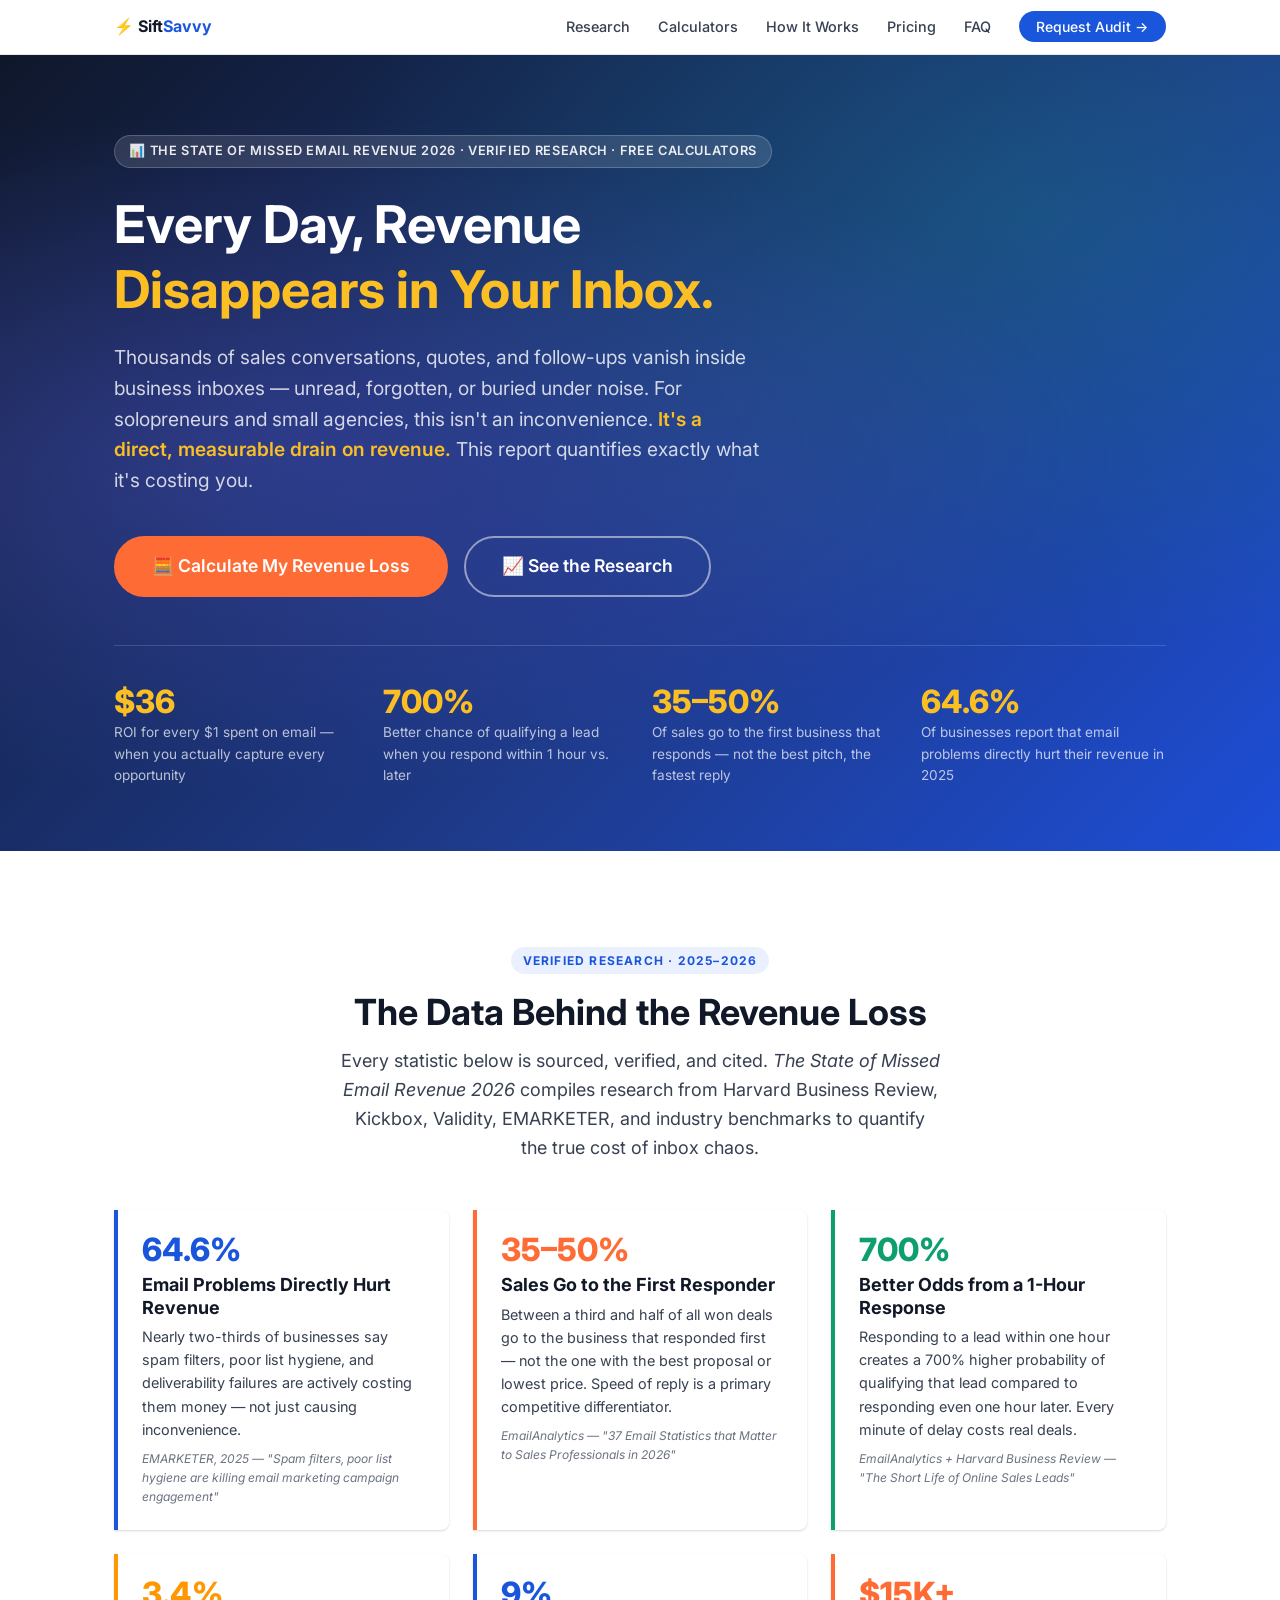
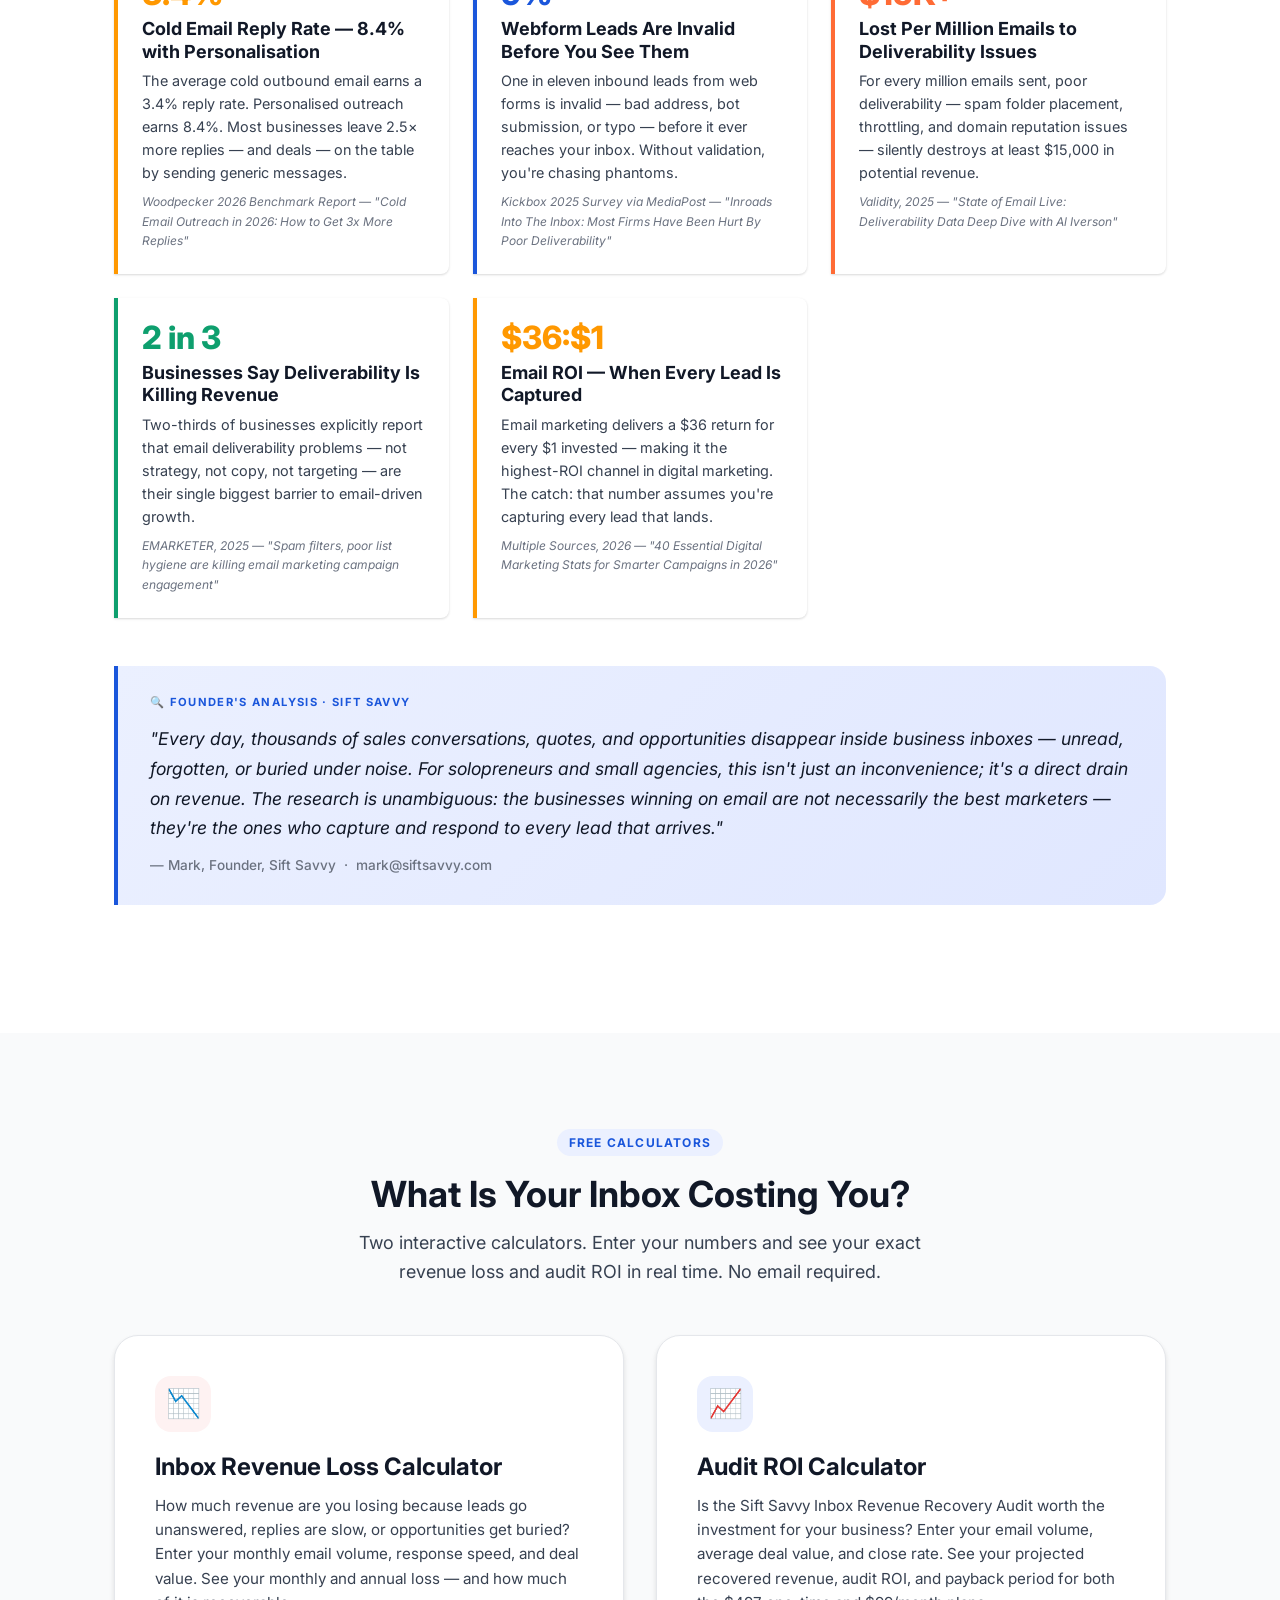
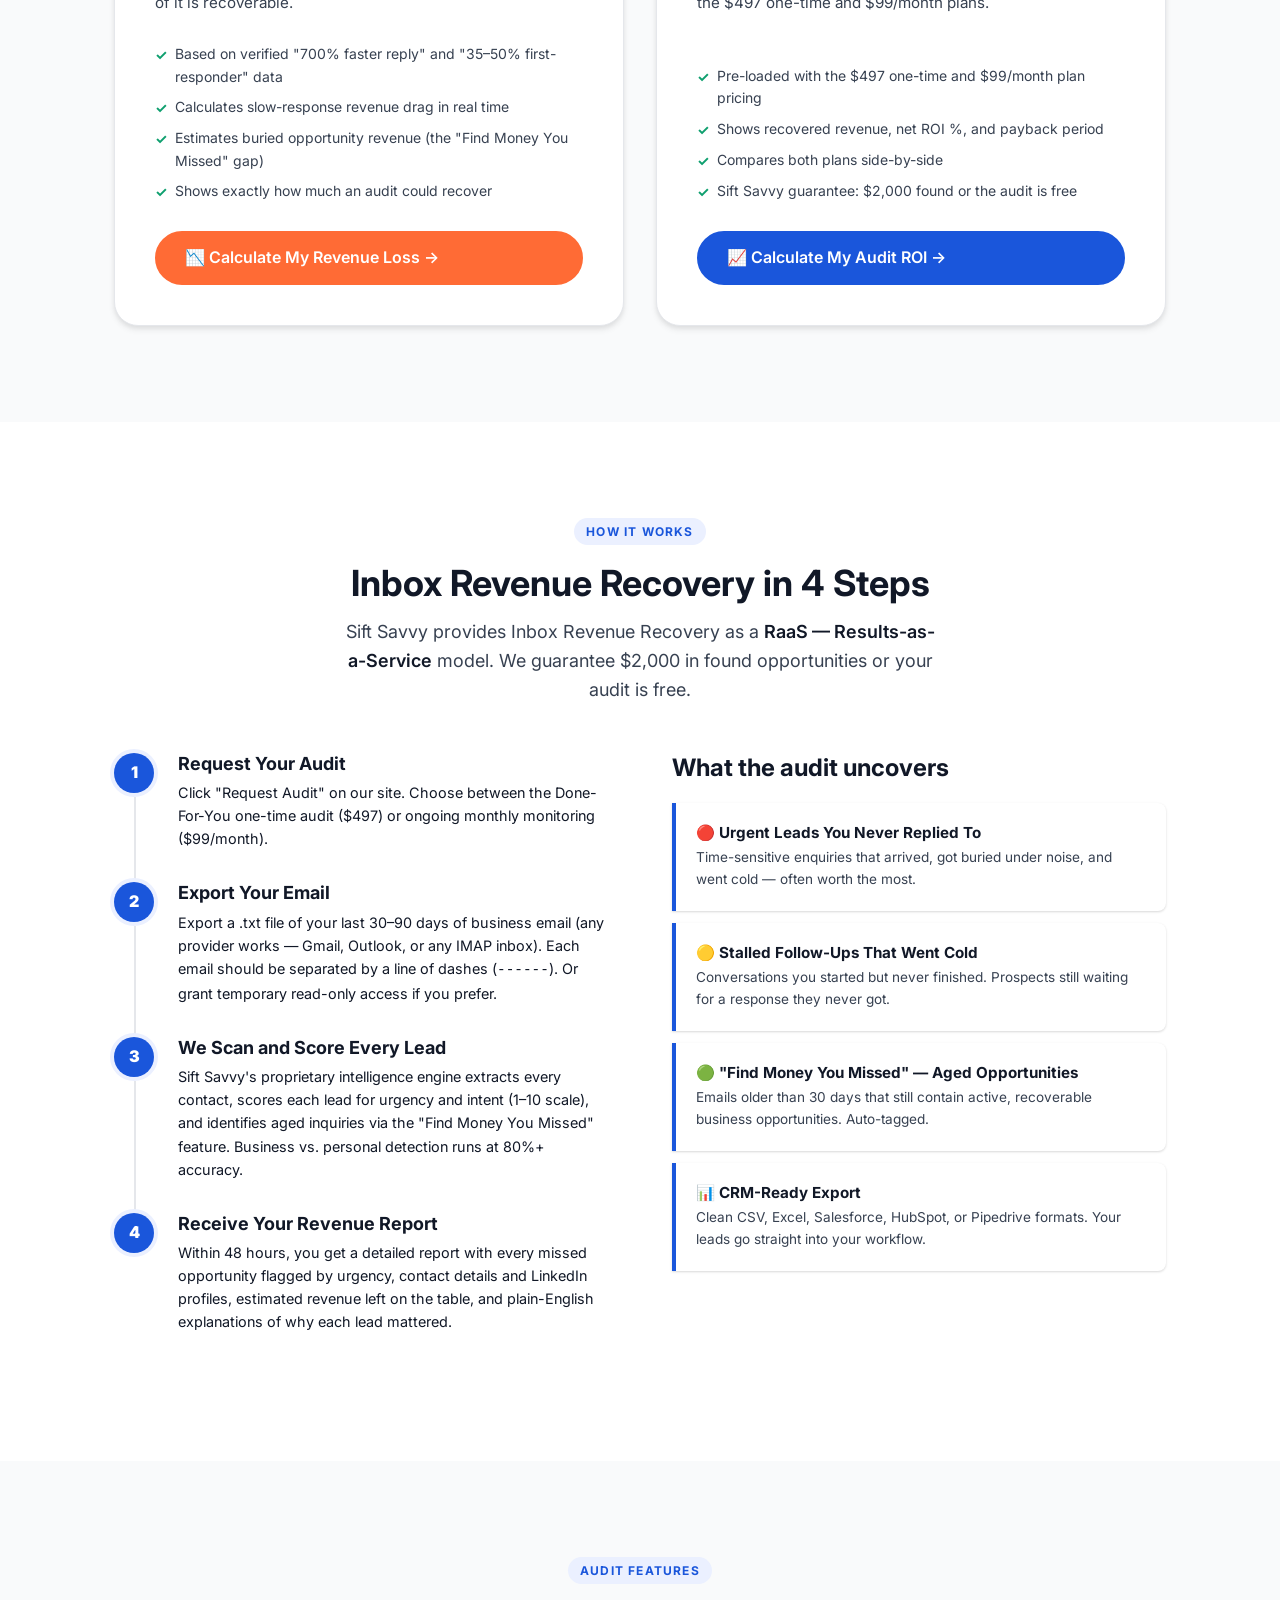
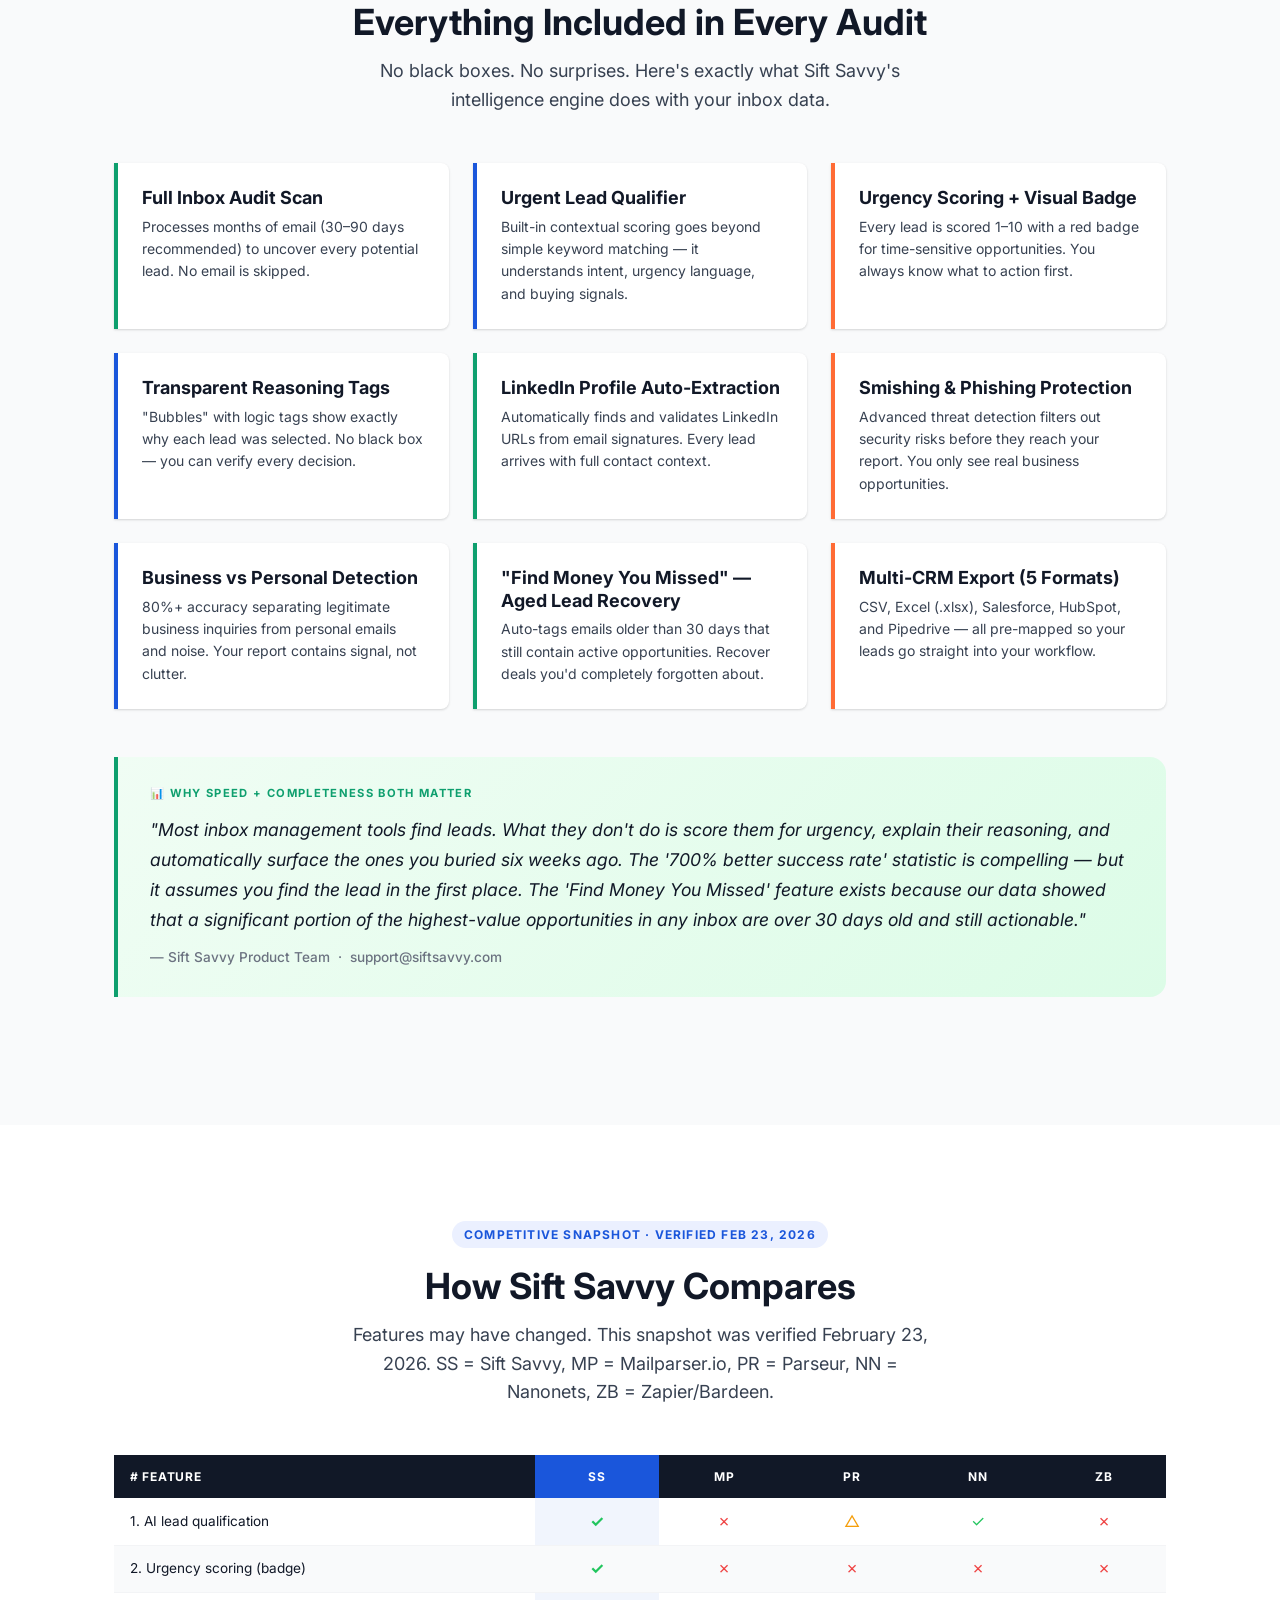
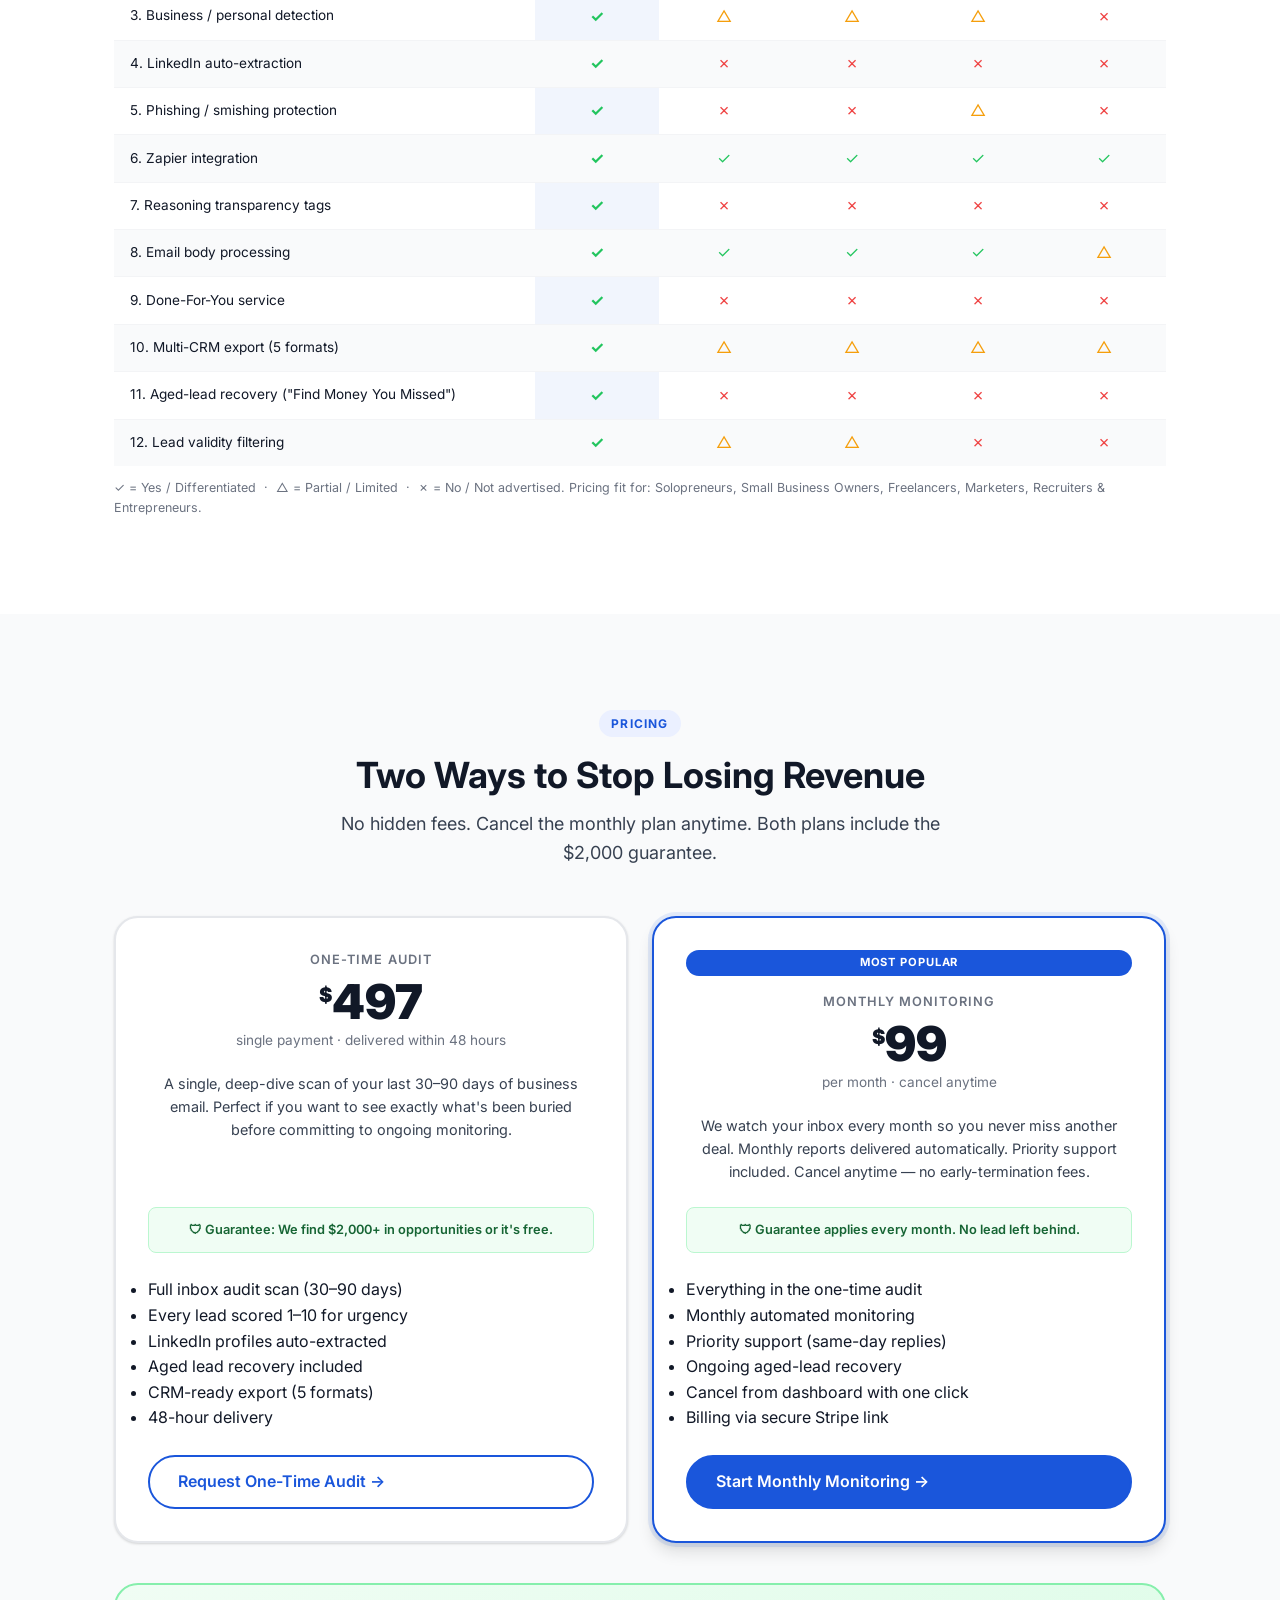
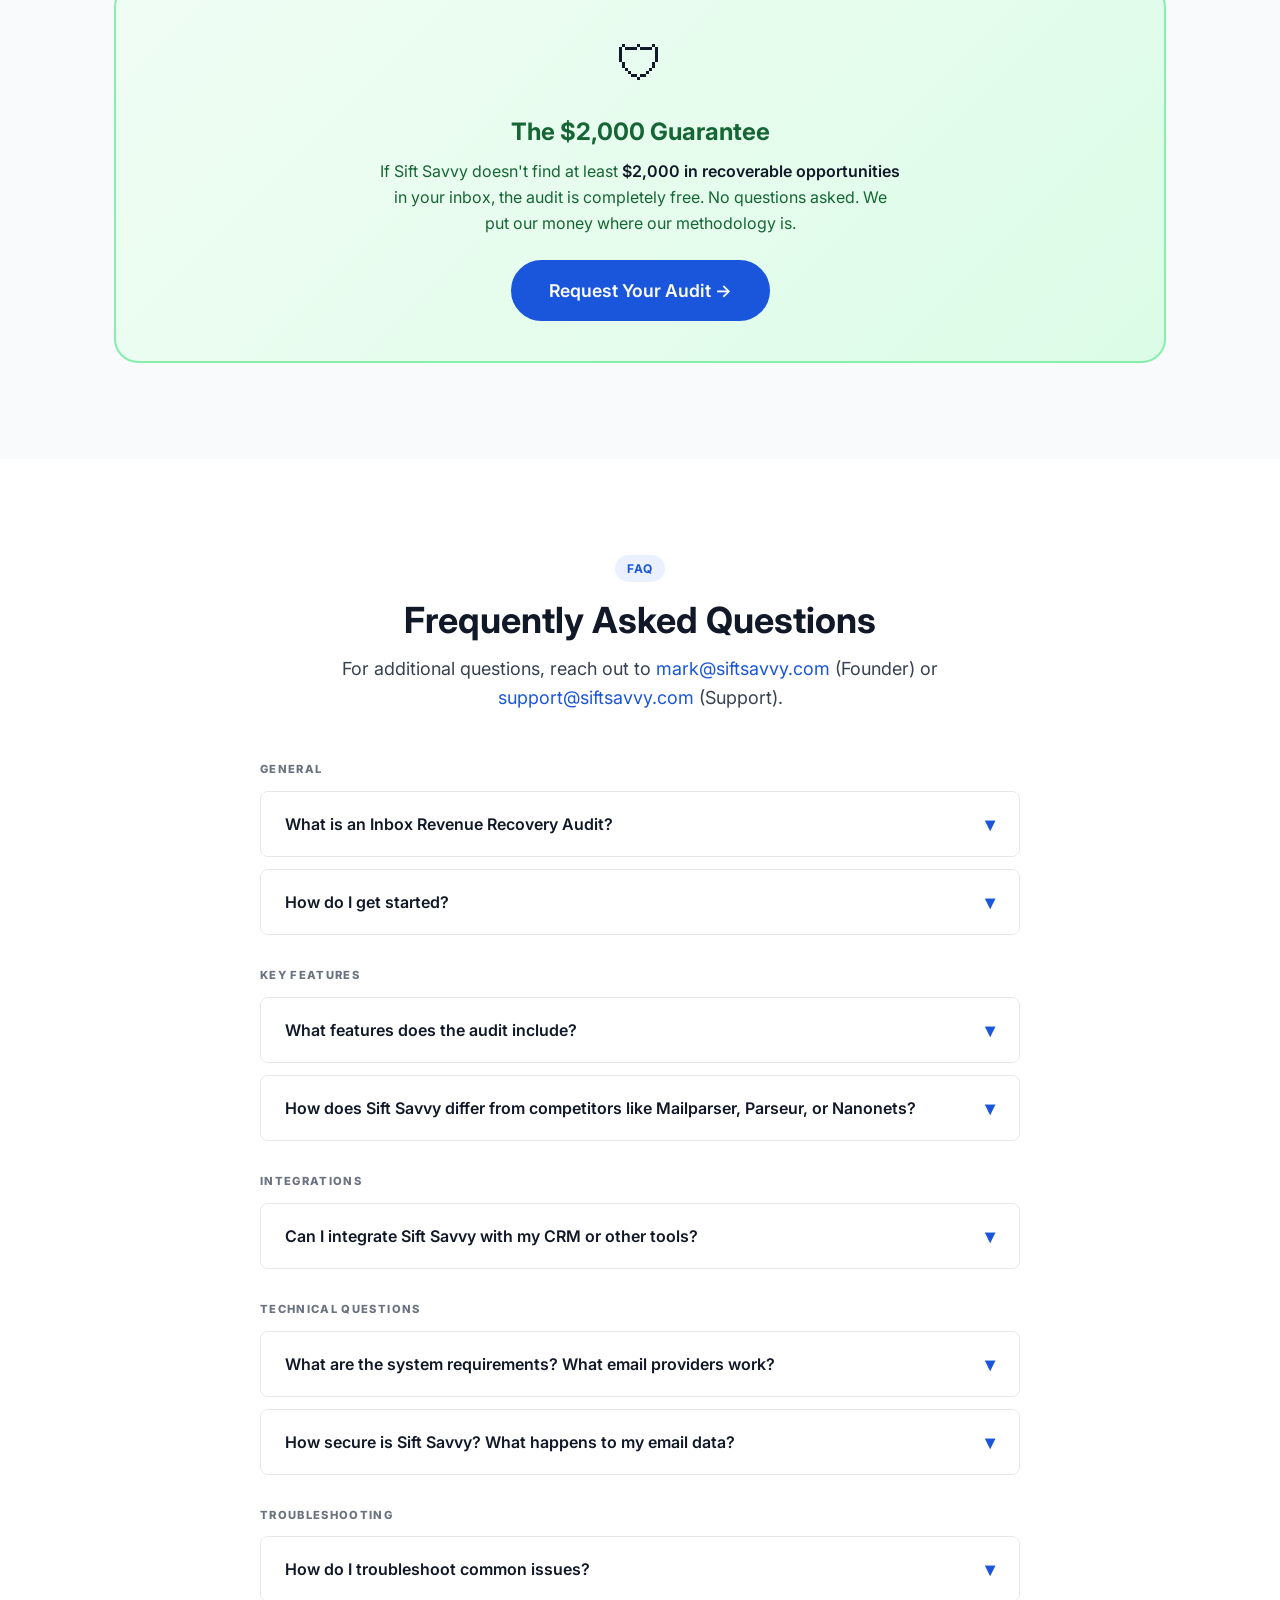
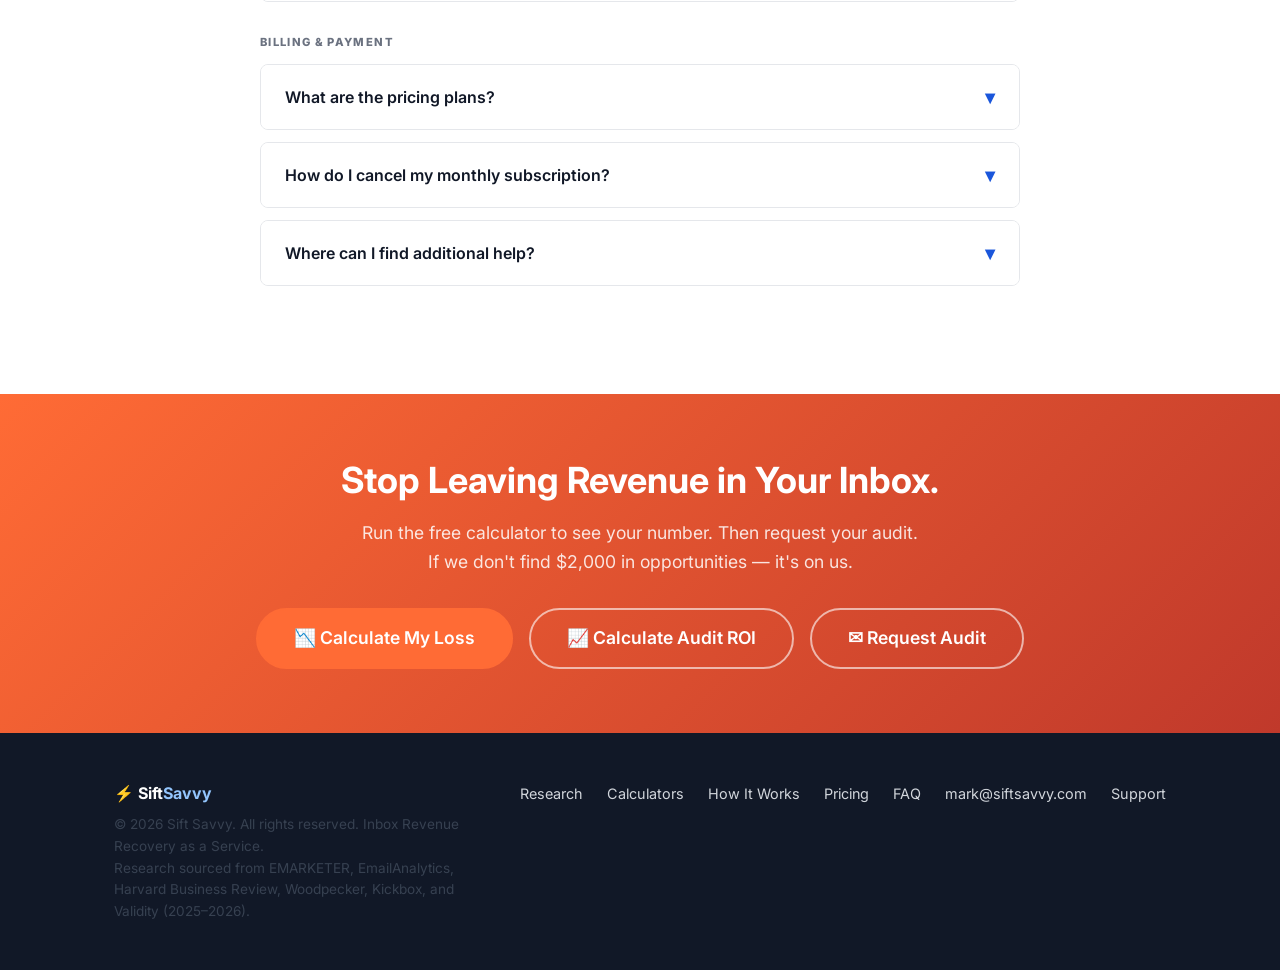
<file: index.html>
<!DOCTYPE html>
<html lang="en">
<head>
  <meta charset="UTF-8" />
  <meta name="viewport" content="width=device-width, initial-scale=1.0" />
  <title>The State of Missed Email Revenue 2026 | Sift Savvy</title>
  <meta name="description" content="Every day, leads vanish inside your inbox — unread, buried, forgotten. See the verified data behind the revenue loss and calculate exactly what it's costing you." />
  <meta property="og:title"       content="The State of Missed Email Revenue 2026 | Sift Savvy" />
  <meta property="og:description" content="Verified research: 64.6% of businesses say email problems directly hurt revenue. Free calculators show your exact loss." />
  <meta property="og:type"        content="website" />
  <meta property="og:image"       content="https://mdwatt.github.io/the-state-of-missed-email-revenue-2026/og-image.png" />
  <meta property="og:url"         content="https://mdwatt.github.io/the-state-of-missed-email-revenue-2026/" />
  <meta name="twitter:card"       content="summary_large_image" />

  <link rel="preconnect" href="https://fonts.googleapis.com" />
  <link rel="preconnect" href="https://fonts.gstatic.com" crossorigin />
  <link href="https://fonts.googleapis.com/css2?family=Inter:wght@400;500;600;700;800;900&display=swap" rel="stylesheet" />
  <link rel="stylesheet" href="styles.css" />
  <link rel="canonical" href="https://mdwatt.github.io/the-state-of-missed-email-revenue-2026/" />

  <style>
    /* ---- Pricing table ---- */
    .pricing-grid {
      display: grid;
      grid-template-columns: repeat(auto-fit, minmax(280px, 1fr));
      gap: 1.5rem;
      margin-top: 2rem;
    }
    .pricing-card {
      background: var(--white);
      border: 2px solid var(--neutral-200);
      border-radius: var(--radius-xl);
      padding: 2rem;
      text-align: center;
      box-shadow: var(--shadow-sm);
      transition: box-shadow .2s, transform .2s;
      display: flex;
      flex-direction: column;
    }
    .pricing-card:hover { box-shadow: var(--shadow-xl); transform: translateY(-3px); }
    .pricing-card.featured {
      border-color: var(--primary);
      box-shadow: 0 0 0 4px rgba(26,86,219,.1), var(--shadow-lg);
    }
    .pricing-card .pc-badge {
      display: inline-block;
      background: var(--primary);
      color: var(--white);
      font-size: .7rem;
      font-weight: 700;
      letter-spacing: .08em;
      text-transform: uppercase;
      padding: .25rem .75rem;
      border-radius: var(--radius-full);
      margin-bottom: 1rem;
    }
    .pricing-card .pc-plan { font-size: .8rem; font-weight: 600; color: var(--neutral-500); text-transform: uppercase; letter-spacing: .08em; margin-bottom: .5rem; }
    .pricing-card .pc-price { font-size: 3rem; font-weight: 900; color: var(--neutral-900); line-height: 1; margin-bottom: .25rem; }
    .pricing-card .pc-price sup { font-size: 1.25rem; vertical-align: super; }
    .pricing-card .pc-cycle { font-size: .85rem; color: var(--neutral-500); margin-bottom: 1.25rem; }
    .pricing-card .pc-desc { font-size: .9rem; color: var(--neutral-700); margin-bottom: 1.5rem; line-height: 1.6; flex: 1; }
    .pricing-card .pc-guarantee {
      background: #f0fdf4;
      border: 1px solid #bbf7d0;
      border-radius: var(--radius-md);
      padding: .75rem;
      font-size: .8rem;
      color: #166534;
      font-weight: 600;
      margin-bottom: 1.5rem;
    }

    /* ---- Feature comparison table ---- */
    .comp-table { width: 100%; border-collapse: collapse; font-size: .85rem; }
    .comp-table th { background: var(--neutral-900); color: var(--white); padding: .75rem 1rem; text-align: center; font-size: .75rem; font-weight: 700; letter-spacing: .06em; text-transform: uppercase; }
    .comp-table th:first-child { text-align: left; }
    .comp-table td { padding: .65rem 1rem; border-bottom: 1px solid var(--neutral-100); vertical-align: middle; }
    .comp-table td:not(:first-child) { text-align: center; font-size: 1rem; }
    .comp-table tr:nth-child(even) td { background: var(--neutral-50); }
    .comp-table tr:last-child td { border-bottom: none; }
    .comp-table .ss-col { background: rgba(26,86,219,.06); font-weight: 700; }
    .comp-table th.ss-col { background: #1a56db; color: #ffffff; }
    .comp-table .check  { color: #22c55e; }
    .comp-table .cross  { color: #ef4444; }
    .comp-table .partial { color: #f59e0b; }

    /* ---- How it works steps ---- */
    .steps { display: flex; flex-direction: column; gap: 0; max-width: 640px; margin: 0 auto; }
    .step {
      display: flex;
      gap: 1.5rem;
      align-items: flex-start;
      padding-bottom: 2rem;
      position: relative;
    }
    .step:not(:last-child)::before {
      content: '';
      position: absolute;
      left: 20px;
      top: 44px;
      bottom: 0;
      width: 2px;
      background: var(--neutral-200);
    }
    .step-num {
      width: 40px; height: 40px;
      border-radius: 50%;
      background: var(--primary);
      color: var(--white);
      display: flex; align-items: center; justify-content: center;
      font-weight: 900; font-size: 1rem;
      flex-shrink: 0;
      position: relative;
      z-index: 1;
      box-shadow: 0 0 0 4px var(--primary-light);
    }
    .step-body h4 { margin-bottom: .375rem; }
    .step-body p  { font-size: .9rem; color: var(--neutral-600); }

    /* ---- Source citation ---- */
    .source-cite {
      font-size: .75rem;
      color: var(--neutral-500);
      margin-top: .5rem;
      font-style: italic;
    }
    .source-cite a { color: var(--neutral-500); text-decoration: underline dotted; }
    .source-cite a:hover { color: var(--primary); }

    /* ---- Guarantee banner ---- */
    .guarantee-banner {
      background: linear-gradient(135deg, #f0fdf4, #dcfce7);
      border: 2px solid #86efac;
      border-radius: var(--radius-xl);
      padding: 2.5rem;
      text-align: center;
    }
    .guarantee-banner .g-icon { font-size: 3rem; margin-bottom: 1rem; }
    .guarantee-banner h3 { color: #166534; margin-bottom: .75rem; font-size: 1.5rem; }
    .guarantee-banner p { color: #166534; max-width: 520px; margin: 0 auto 1.5rem; font-size: 1rem; }

    /* ---- Research citations list ---- */
    .citations { list-style: none; display: flex; flex-direction: column; gap: .75rem; margin-top: 1.5rem; }
    .citations li {
      display: flex;
      gap: 1rem;
      align-items: flex-start;
      padding: .875rem 1.25rem;
      background: var(--white);
      border: 1px solid var(--neutral-200);
      border-radius: var(--radius-md);
      font-size: .875rem;
    }
    .citations li .c-stat { font-weight: 800; color: var(--primary); font-size: 1.1rem; flex-shrink: 0; min-width: 120px; }
    .citations li .c-body .c-source { font-size: .75rem; color: var(--neutral-500); margin-top: .2rem; }
  </style>
</head>
<body>

  <!-- ==================== NAVBAR ==================== -->
  <nav class="navbar" aria-label="Main navigation">
    <div class="container">
      <a href="#" class="navbar-brand">⚡ Sift<span>Savvy</span></a>
      <ul class="navbar-links">
        <li><a href="#findings">Research</a></li>
        <li><a href="#calculators">Calculators</a></li>
        <li><a href="#how-it-works">How It Works</a></li>
        <li><a href="#pricing">Pricing</a></li>
        <li><a href="#faq">FAQ</a></li>
        <li><a href="mailto:mark@siftsavvy.com" class="navbar-cta">Request Audit →</a></li>
      </ul>
    </div>
  </nav>

  <!-- ==================== HERO ==================== -->
  <header class="hero">
    <div class="container">
      <div class="hero-badge">📊 The State of Missed Email Revenue 2026 · Verified Research · Free Calculators</div>

      <h1>Every Day, Revenue<br><em>Disappears in Your Inbox.</em></h1>

      <p class="hero-sub">
        Thousands of sales conversations, quotes, and follow-ups vanish inside
        business inboxes — unread, forgotten, or buried under noise.
        For solopreneurs and small agencies, this isn't an inconvenience.
        <strong style="color:#fbbf24;">It's a direct, measurable drain on revenue.</strong>
        This report quantifies exactly what it's costing you.
      </p>

      <div class="hero-actions">
        <a href="#calculators" class="btn btn-primary btn-lg">🧮 Calculate My Revenue Loss</a>
        <a href="#findings"    class="btn btn-outline btn-lg">📈 See the Research</a>
      </div>

      <!-- Verified stats from the PDFs -->
      <div class="hero-stats">
        <div>
          <div class="hero-stat-value">$36</div>
          <div class="hero-stat-label">ROI for every $1 spent on email — when you actually capture every opportunity</div>
        </div>
        <div>
          <div class="hero-stat-value">700%</div>
          <div class="hero-stat-label">Better chance of qualifying a lead when you respond within 1 hour vs. later</div>
        </div>
        <div>
          <div class="hero-stat-value">35–50%</div>
          <div class="hero-stat-label">Of sales go to the first business that responds — not the best pitch, the fastest reply</div>
        </div>
        <div>
          <div class="hero-stat-value">64.6%</div>
          <div class="hero-stat-label">Of businesses report that email problems directly hurt their revenue in 2025</div>
        </div>
      </div>
    </div>
  </header>

  <!-- ==================== KEY RESEARCH FINDINGS ==================== -->
  <section id="findings">
    <div class="container">
      <div class="section-header">
        <span class="section-label">Verified Research · 2025–2026</span>
        <h2>The Data Behind the Revenue Loss</h2>
        <p>
          Every statistic below is sourced, verified, and cited.
          <em>The State of Missed Email Revenue 2026</em> compiles research from
          Harvard Business Review, Kickbox, Validity, EMARKETER, and industry
          benchmarks to quantify the true cost of inbox chaos.
        </p>
      </div>

      <!-- 8 verified finding cards from the PDF -->
      <div class="findings-grid">

        <div class="finding-card">
          <div class="finding-number">64.6%</div>
          <h4>Email Problems Directly Hurt Revenue</h4>
          <p>Nearly two-thirds of businesses say spam filters, poor list hygiene, and
          deliverability failures are actively costing them money — not just
          causing inconvenience.</p>
          <div class="source-cite">EMARKETER, 2025 — "Spam filters, poor list hygiene are killing email marketing campaign engagement"</div>
        </div>

        <div class="finding-card accent">
          <div class="finding-number">35–50%</div>
          <h4>Sales Go to the First Responder</h4>
          <p>Between a third and half of all won deals go to the business that responded
          first — not the one with the best proposal or lowest price.
          Speed of reply is a primary competitive differentiator.</p>
          <div class="source-cite">EmailAnalytics — "37 Email Statistics that Matter to Sales Professionals in 2026"</div>
        </div>

        <div class="finding-card success">
          <div class="finding-number">700%</div>
          <h4>Better Odds from a 1-Hour Response</h4>
          <p>Responding to a lead within one hour creates a 700% higher probability
          of qualifying that lead compared to responding even one hour later.
          Every minute of delay costs real deals.</p>
          <div class="source-cite">EmailAnalytics + Harvard Business Review — "The Short Life of Online Sales Leads"</div>
        </div>

        <div class="finding-card warning">
          <div class="finding-number">3.4%</div>
          <h4>Cold Email Reply Rate — 8.4% with Personalisation</h4>
          <p>The average cold outbound email earns a 3.4% reply rate. Personalised
          outreach earns 8.4%. Most businesses leave 2.5× more replies — and deals —
          on the table by sending generic messages.</p>
          <div class="source-cite">Woodpecker 2026 Benchmark Report — "Cold Email Outreach in 2026: How to Get 3x More Replies"</div>
        </div>

        <div class="finding-card">
          <div class="finding-number">9%</div>
          <h4>Webform Leads Are Invalid Before You See Them</h4>
          <p>One in eleven inbound leads from web forms is invalid — bad address, bot
          submission, or typo — before it ever reaches your inbox.
          Without validation, you're chasing phantoms.</p>
          <div class="source-cite">Kickbox 2025 Survey via MediaPost — "Inroads Into The Inbox: Most Firms Have Been Hurt By Poor Deliverability"</div>
        </div>

        <div class="finding-card accent">
          <div class="finding-number">$15K+</div>
          <h4>Lost Per Million Emails to Deliverability Issues</h4>
          <p>For every million emails sent, poor deliverability — spam folder placement,
          throttling, and domain reputation issues — silently destroys at least
          $15,000 in potential revenue.</p>
          <div class="source-cite">Validity, 2025 — "State of Email Live: Deliverability Data Deep Dive with Al Iverson"</div>
        </div>

        <div class="finding-card success">
          <div class="finding-number">2 in 3</div>
          <h4>Businesses Say Deliverability Is Killing Revenue</h4>
          <p>Two-thirds of businesses explicitly report that email deliverability
          problems — not strategy, not copy, not targeting — are their single
          biggest barrier to email-driven growth.</p>
          <div class="source-cite">EMARKETER, 2025 — "Spam filters, poor list hygiene are killing email marketing campaign engagement"</div>
        </div>

        <div class="finding-card warning">
          <div class="finding-number">$36:$1</div>
          <h4>Email ROI — When Every Lead Is Captured</h4>
          <p>Email marketing delivers a $36 return for every $1 invested —
          making it the highest-ROI channel in digital marketing.
          The catch: that number assumes you're capturing every lead that lands.</p>
          <div class="source-cite">Multiple Sources, 2026 — "40 Essential Digital Marketing Stats for Smarter Campaigns in 2026"</div>
        </div>

      </div><!-- /findings-grid -->

      <!-- Expert commentary -->
      <div class="commentary" style="margin-top:3rem;">
        <div class="tag">🔍 Founder's Analysis · Sift Savvy</div>
        <blockquote>
          "Every day, thousands of sales conversations, quotes, and opportunities
          disappear inside business inboxes — unread, forgotten, or buried under noise.
          For solopreneurs and small agencies, this isn't just an inconvenience; it's a
          direct drain on revenue. The research is unambiguous: the businesses winning
          on email are not necessarily the best marketers — they're the ones who
          capture and respond to every lead that arrives."
        </blockquote>
        <div class="attribution">— Mark, Founder, Sift Savvy &nbsp;·&nbsp; <a href="mailto:mark@siftsavvy.com" style="color:inherit;">mark@siftsavvy.com</a></div>
      </div>

    </div>
  </section>

  <!-- ==================== CALCULATORS ==================== -->
  <section id="calculators" class="calculators-section">
    <div class="container">
      <div class="section-header">
        <span class="section-label">Free Calculators</span>
        <h2>What Is Your Inbox Costing You?</h2>
        <p>
          Two interactive calculators. Enter your numbers and see your exact
          revenue loss and audit ROI in real time. No email required.
        </p>
      </div>

      <div class="calc-cards">

        <div class="calc-card">
          <div class="calc-card-icon red">📉</div>
          <h3>Inbox Revenue Loss Calculator</h3>
          <p>
            How much revenue are you losing because leads go unanswered, replies
            are slow, or opportunities get buried? Enter your monthly email volume,
            response speed, and deal value. See your monthly and annual loss — and
            how much of it is recoverable.
          </p>
          <ul class="features">
            <li>Based on verified "700% faster reply" and "35–50% first-responder" data</li>
            <li>Calculates slow-response revenue drag in real time</li>
            <li>Estimates buried opportunity revenue (the "Find Money You Missed" gap)</li>
            <li>Shows exactly how much an audit could recover</li>
          </ul>
          <a href="email-calculator/index.html" class="btn btn-primary">📉 Calculate My Revenue Loss →</a>
        </div>

        <div class="calc-card">
          <div class="calc-card-icon blue">📈</div>
          <h3>Audit ROI Calculator</h3>
          <p>
            Is the Sift Savvy Inbox Revenue Recovery Audit worth the investment
            for your business? Enter your email volume, average deal value, and
            close rate. See your projected recovered revenue, audit ROI, and
            payback period for both the $497 one-time and $99/month plans.
          </p>
          <ul class="features">
            <li>Pre-loaded with the $497 one-time and $99/month plan pricing</li>
            <li>Shows recovered revenue, net ROI %, and payback period</li>
            <li>Compares both plans side-by-side</li>
            <li>Sift Savvy guarantee: $2,000 found or the audit is free</li>
          </ul>
          <a href="roi-calculator/index.html" class="btn btn-blue">📈 Calculate My Audit ROI →</a>
        </div>

      </div>
    </div>
  </section>

  <!-- ==================== HOW IT WORKS ==================== -->
  <section id="how-it-works">
    <div class="container">
      <div class="section-header">
        <span class="section-label">How It Works</span>
        <h2>Inbox Revenue Recovery in 4 Steps</h2>
        <p>
          Sift Savvy provides Inbox Revenue Recovery as a <strong>RaaS — Results-as-a-Service</strong> model.
          We guarantee $2,000 in found opportunities or your audit is free.
        </p>
      </div>

      <div style="display:grid; grid-template-columns:1fr 1fr; gap:4rem; align-items:start;">
        <div class="steps">
          <div class="step">
            <div class="step-num">1</div>
            <div class="step-body">
              <h4>Request Your Audit</h4>
              <p>Click "Request Audit" on our site. Choose between the Done-For-You
              one-time audit ($497) or ongoing monthly monitoring ($99/month).</p>
            </div>
          </div>
          <div class="step">
            <div class="step-num">2</div>
            <div class="step-body">
              <h4>Export Your Email</h4>
              <p>Export a .txt file of your last 30–90 days of business email
              (any provider works — Gmail, Outlook, or any IMAP inbox). Each
              email should be separated by a line of dashes (<code>------</code>).
              Or grant temporary read-only access if you prefer.</p>
            </div>
          </div>
          <div class="step">
            <div class="step-num">3</div>
            <div class="step-body">
              <h4>We Scan and Score Every Lead</h4>
              <p>Sift Savvy's proprietary intelligence engine extracts every contact,
              scores each lead for urgency and intent (1–10 scale), and identifies
              aged inquiries via the "Find Money You Missed" feature.
              Business vs. personal detection runs at 80%+ accuracy.</p>
            </div>
          </div>
          <div class="step">
            <div class="step-num">4</div>
            <div class="step-body">
              <h4>Receive Your Revenue Report</h4>
              <p>Within 48 hours, you get a detailed report with every missed
              opportunity flagged by urgency, contact details and LinkedIn profiles,
              estimated revenue left on the table, and plain-English explanations
              of why each lead mattered.</p>
            </div>
          </div>
        </div>

        <!-- What's in the report -->
        <div>
          <h3 style="margin-bottom:1.25rem;">What the audit uncovers</h3>
          <div style="display:flex; flex-direction:column; gap:.75rem;">
            <div class="finding-card" style="padding:1.25rem;">
              <h4 style="font-size:.95rem; margin-bottom:.35rem;">🔴 Urgent Leads You Never Replied To</h4>
              <p style="font-size:.85rem;">Time-sensitive enquiries that arrived, got buried under noise, and went cold — often worth the most.</p>
            </div>
            <div class="finding-card" style="padding:1.25rem;">
              <h4 style="font-size:.95rem; margin-bottom:.35rem;">🟡 Stalled Follow-Ups That Went Cold</h4>
              <p style="font-size:.85rem;">Conversations you started but never finished. Prospects still waiting for a response they never got.</p>
            </div>
            <div class="finding-card" style="padding:1.25rem;">
              <h4 style="font-size:.95rem; margin-bottom:.35rem;">🟢 "Find Money You Missed" — Aged Opportunities</h4>
              <p style="font-size:.85rem;">Emails older than 30 days that still contain active, recoverable business opportunities. Auto-tagged.</p>
            </div>
            <div class="finding-card" style="padding:1.25rem;">
              <h4 style="font-size:.95rem; margin-bottom:.35rem;">📊 CRM-Ready Export</h4>
              <p style="font-size:.85rem;">Clean CSV, Excel, Salesforce, HubSpot, or Pipedrive formats. Your leads go straight into your workflow.</p>
            </div>
          </div>
        </div>
      </div>
    </div>
  </section>

  <!-- ==================== AUDIT FEATURES ==================== -->
  <section style="background:var(--neutral-50);">
    <div class="container">
      <div class="section-header">
        <span class="section-label">Audit Features</span>
        <h2>Everything Included in Every Audit</h2>
        <p>No black boxes. No surprises. Here's exactly what Sift Savvy's intelligence engine does with your inbox data.</p>
      </div>

      <div class="findings-grid">
        <div class="finding-card success" style="padding:1.5rem;">
          <h4>Full Inbox Audit Scan</h4>
          <p style="font-size:.875rem;">Processes months of email (30–90 days recommended) to uncover every potential lead. No email is skipped.</p>
        </div>
        <div class="finding-card" style="padding:1.5rem;">
          <h4>Urgent Lead Qualifier</h4>
          <p style="font-size:.875rem;">Built-in contextual scoring goes beyond simple keyword matching — it understands intent, urgency language, and buying signals.</p>
        </div>
        <div class="finding-card accent" style="padding:1.5rem;">
          <h4>Urgency Scoring + Visual Badge</h4>
          <p style="font-size:.875rem;">Every lead is scored 1–10 with a red badge for time-sensitive opportunities. You always know what to action first.</p>
        </div>
        <div class="finding-card" style="padding:1.5rem;">
          <h4>Transparent Reasoning Tags</h4>
          <p style="font-size:.875rem;">"Bubbles" with logic tags show exactly why each lead was selected. No black box — you can verify every decision.</p>
        </div>
        <div class="finding-card success" style="padding:1.5rem;">
          <h4>LinkedIn Profile Auto-Extraction</h4>
          <p style="font-size:.875rem;">Automatically finds and validates LinkedIn URLs from email signatures. Every lead arrives with full contact context.</p>
        </div>
        <div class="finding-card accent" style="padding:1.5rem;">
          <h4>Smishing &amp; Phishing Protection</h4>
          <p style="font-size:.875rem;">Advanced threat detection filters out security risks before they reach your report. You only see real business opportunities.</p>
        </div>
        <div class="finding-card" style="padding:1.5rem;">
          <h4>Business vs Personal Detection</h4>
          <p style="font-size:.875rem;">80%+ accuracy separating legitimate business inquiries from personal emails and noise. Your report contains signal, not clutter.</p>
        </div>
        <div class="finding-card success" style="padding:1.5rem;">
          <h4>"Find Money You Missed" — Aged Lead Recovery</h4>
          <p style="font-size:.875rem;">Auto-tags emails older than 30 days that still contain active opportunities. Recover deals you'd completely forgotten about.</p>
        </div>
        <div class="finding-card accent" style="padding:1.5rem;">
          <h4>Multi-CRM Export (5 Formats)</h4>
          <p style="font-size:.875rem;">CSV, Excel (.xlsx), Salesforce, HubSpot, and Pipedrive — all pre-mapped so your leads go straight into your workflow.</p>
        </div>
      </div>

      <!-- Commentary -->
      <div class="commentary" style="margin-top:3rem; border-left-color:var(--success); background:linear-gradient(135deg,#f0fdf4,#dcfce7);">
        <div class="tag" style="color:var(--success);">📊 Why Speed + Completeness Both Matter</div>
        <blockquote>
          "Most inbox management tools find leads. What they don't do is score them for urgency, explain
          their reasoning, and automatically surface the ones you buried six weeks ago. The '700% better
          success rate' statistic is compelling — but it assumes you <em>find</em> the lead in the first
          place. The 'Find Money You Missed' feature exists because our data showed that a significant
          portion of the highest-value opportunities in any inbox are over 30 days old and still actionable."
        </blockquote>
        <div class="attribution">— Sift Savvy Product Team &nbsp;·&nbsp; <a href="mailto:support@siftsavvy.com" style="color:inherit;">support@siftsavvy.com</a></div>
      </div>
    </div>
  </section>

  <!-- ==================== COMPETITIVE COMPARISON ==================== -->
  <section>
    <div class="container">
      <div class="section-header">
        <span class="section-label">Competitive Snapshot · Verified Feb 23, 2026</span>
        <h2>How Sift Savvy Compares</h2>
        <p>Features may have changed. This snapshot was verified February 23, 2026.
        SS = Sift Savvy, MP = Mailparser.io, PR = Parseur, NN = Nanonets, ZB = Zapier/Bardeen.</p>
      </div>

      <div style="overflow-x:auto;">
        <table class="comp-table">
          <thead>
            <tr>
              <th style="width:40%;"># Feature</th>
              <th class="ss-col">SS</th>
              <th>MP</th>
              <th>PR</th>
              <th>NN</th>
              <th>ZB</th>
            </tr>
          </thead>
          <tbody>
            <tr><td>1. AI lead qualification</td><td class="ss-col check">✓</td><td class="cross">✗</td><td class="partial">△</td><td class="check">✓</td><td class="cross">✗</td></tr>
            <tr><td>2. Urgency scoring (badge)</td><td class="ss-col check">✓</td><td class="cross">✗</td><td class="cross">✗</td><td class="cross">✗</td><td class="cross">✗</td></tr>
            <tr><td>3. Business / personal detection</td><td class="ss-col check">✓</td><td class="partial">△</td><td class="partial">△</td><td class="partial">△</td><td class="cross">✗</td></tr>
            <tr><td>4. LinkedIn auto-extraction</td><td class="ss-col check">✓</td><td class="cross">✗</td><td class="cross">✗</td><td class="cross">✗</td><td class="cross">✗</td></tr>
            <tr><td>5. Phishing / smishing protection</td><td class="ss-col check">✓</td><td class="cross">✗</td><td class="cross">✗</td><td class="partial">△</td><td class="cross">✗</td></tr>
            <tr><td>6. Zapier integration</td><td class="ss-col check">✓</td><td class="check">✓</td><td class="check">✓</td><td class="check">✓</td><td class="check">✓</td></tr>
            <tr><td>7. Reasoning transparency tags</td><td class="ss-col check">✓</td><td class="cross">✗</td><td class="cross">✗</td><td class="cross">✗</td><td class="cross">✗</td></tr>
            <tr><td>8. Email body processing</td><td class="ss-col check">✓</td><td class="check">✓</td><td class="check">✓</td><td class="check">✓</td><td class="partial">△</td></tr>
            <tr><td>9. Done-For-You service</td><td class="ss-col check">✓</td><td class="cross">✗</td><td class="cross">✗</td><td class="cross">✗</td><td class="cross">✗</td></tr>
            <tr><td>10. Multi-CRM export (5 formats)</td><td class="ss-col check">✓</td><td class="partial">△</td><td class="partial">△</td><td class="partial">△</td><td class="partial">△</td></tr>
            <tr><td>11. Aged-lead recovery ("Find Money You Missed")</td><td class="ss-col check">✓</td><td class="cross">✗</td><td class="cross">✗</td><td class="cross">✗</td><td class="cross">✗</td></tr>
            <tr><td>12. Lead validity filtering</td><td class="ss-col check">✓</td><td class="partial">△</td><td class="partial">△</td><td class="cross">✗</td><td class="cross">✗</td></tr>
          </tbody>
        </table>
      </div>
      <p style="font-size:.78rem; color:var(--neutral-500); margin-top:.75rem;">
        ✓ = Yes / Differentiated &nbsp;·&nbsp; △ = Partial / Limited &nbsp;·&nbsp; ✗ = No / Not advertised.
        Pricing fit for: Solopreneurs, Small Business Owners, Freelancers, Marketers, Recruiters &amp; Entrepreneurs.
      </p>
    </div>
  </section>

  <!-- ==================== PRICING ==================== -->
  <section id="pricing" style="background:var(--neutral-50);">
    <div class="container">
      <div class="section-header">
        <span class="section-label">Pricing</span>
        <h2>Two Ways to Stop Losing Revenue</h2>
        <p>No hidden fees. Cancel the monthly plan anytime. Both plans include the $2,000 guarantee.</p>
      </div>

      <div class="pricing-grid">

        <div class="pricing-card">
          <div class="pc-plan">One-Time Audit</div>
          <div class="pc-price"><sup>$</sup>497</div>
          <div class="pc-cycle">single payment · delivered within 48 hours</div>
          <div class="pc-desc">
            A single, deep-dive scan of your last 30–90 days of business email.
            Perfect if you want to see exactly what's been buried before committing
            to ongoing monitoring.
          </div>
          <div class="pc-guarantee">🛡 Guarantee: We find $2,000+ in opportunities or it's free.</div>
          <ul class="features" style="text-align:left; margin-bottom:1.5rem;">
            <li>Full inbox audit scan (30–90 days)</li>
            <li>Every lead scored 1–10 for urgency</li>
            <li>LinkedIn profiles auto-extracted</li>
            <li>Aged lead recovery included</li>
            <li>CRM-ready export (5 formats)</li>
            <li>48-hour delivery</li>
          </ul>
          <a href="mailto:mark@siftsavvy.com?subject=One-Time Audit Request"
             class="btn btn-outline" style="color:var(--primary); border-color:var(--primary);">
            Request One-Time Audit →
          </a>
        </div>

        <div class="pricing-card featured">
          <div class="pc-badge">Most Popular</div>
          <div class="pc-plan">Monthly Monitoring</div>
          <div class="pc-price"><sup>$</sup>99</div>
          <div class="pc-cycle">per month · cancel anytime</div>
          <div class="pc-desc">
            We watch your inbox every month so you never miss another deal.
            Monthly reports delivered automatically. Priority support included.
            Cancel anytime — no early-termination fees.
          </div>
          <div class="pc-guarantee">🛡 Guarantee applies every month. No lead left behind.</div>
          <ul class="features" style="text-align:left; margin-bottom:1.5rem;">
            <li>Everything in the one-time audit</li>
            <li>Monthly automated monitoring</li>
            <li>Priority support (same-day replies)</li>
            <li>Ongoing aged-lead recovery</li>
            <li>Cancel from dashboard with one click</li>
            <li>Billing via secure Stripe link</li>
          </ul>
          <a href="mailto:mark@siftsavvy.com?subject=Monthly Monitoring Request"
             class="btn btn-blue">
            Start Monthly Monitoring →
          </a>
        </div>

      </div>

      <!-- Guarantee banner -->
      <div class="guarantee-banner" style="margin-top:2.5rem;">
        <div class="g-icon">🛡</div>
        <h3>The $2,000 Guarantee</h3>
        <p>
          If Sift Savvy doesn't find at least <strong>$2,000 in recoverable opportunities</strong>
          in your inbox, the audit is completely free. No questions asked.
          We put our money where our methodology is.
        </p>
        <a href="mailto:mark@siftsavvy.com" class="btn btn-blue btn-lg">Request Your Audit →</a>
      </div>
    </div>
  </section>

  <!-- ==================== FAQ ==================== -->
  <section id="faq">
    <div class="container">
      <div class="section-header">
        <span class="section-label">FAQ</span>
        <h2>Frequently Asked Questions</h2>
        <p>For additional questions, reach out to
          <a href="mailto:mark@siftsavvy.com">mark@siftsavvy.com</a> (Founder) or
          <a href="mailto:support@siftsavvy.com">support@siftsavvy.com</a> (Support).
        </p>
      </div>

      <div class="faq-list">

        <!-- GENERAL -->
        <p style="font-size:.7rem; font-weight:800; letter-spacing:.12em; text-transform:uppercase; color:var(--neutral-500); margin-bottom:.75rem; margin-top:2rem;">General</p>

        <div class="faq-item">
          <button class="faq-question" aria-expanded="false">
            What is an Inbox Revenue Recovery Audit?
            <span class="arrow">▾</span>
          </button>
          <div class="faq-answer">
            An <strong>Inbox Revenue Recovery Audit</strong> is a deep scan of your business
            email designed to find:
            <ul style="margin:.75rem 0 0 1.5rem;">
              <li style="margin-bottom:.4rem;">Urgent leads you never replied to</li>
              <li style="margin-bottom:.4rem;">Stalled follow-ups that went cold</li>
              <li style="margin-bottom:.4rem;">Missed opportunities buried under newsletters and spam</li>
              <li>Aged inquiries still waiting for a response — the <em style="color:var(--accent);">"Find Money You Missed"</em> category</li>
            </ul>
            <p style="margin-top:.75rem;">Using Sift Savvy's proprietary intelligence engine, we extract every contact,
            score each lead for urgency and intent, and deliver a clear report showing
            exactly what revenue is hiding in your inbox — and how to claim it.</p>
          </div>
        </div>

        <div class="faq-item">
          <button class="faq-question" aria-expanded="false">
            How do I get started?
            <span class="arrow">▾</span>
          </button>
          <div class="faq-answer">
            <ol style="margin:.5rem 0 0 1.5rem;">
              <li style="margin-bottom:.6rem;">Email <a href="mailto:mark@siftsavvy.com">mark@siftsavvy.com</a> or click "Request Audit" to begin.</li>
              <li style="margin-bottom:.6rem;">
                Export a <strong>.txt file</strong> of your last 30–90 days of email
                (<strong>any provider works</strong>) — as long as each email is separated by
                a line of dashes (<code>------</code>). Gmail: drag to desktop. Outlook: save as .txt.
              </li>
              <li style="margin-bottom:.6rem;">Upload the file, or grant temporary read-only access if you prefer.</li>
              <li>
                Within <strong>48 hours</strong> you receive a detailed report with:
                <ul style="margin:.5rem 0 0 1.25rem;">
                  <li>Every missed opportunity, flagged by urgency</li>
                  <li>Contact details, LinkedIn profiles, and company info</li>
                  <li>Estimated revenue left on the table</li>
                  <li>Plain-English explanations of why each lead mattered</li>
                </ul>
              </li>
            </ol>
            <p style="margin-top:.75rem; font-weight:600; color:var(--success);">
              🛡 If we don't find at least $2,000 in recoverable opportunities, the audit is free.
            </p>
          </div>
        </div>

        <!-- KEY FEATURES -->
        <p style="font-size:.7rem; font-weight:800; letter-spacing:.12em; text-transform:uppercase; color:var(--neutral-500); margin-bottom:.75rem; margin-top:2rem;">Key Features</p>

        <div class="faq-item">
          <button class="faq-question" aria-expanded="false">
            What features does the audit include?
            <span class="arrow">▾</span>
          </button>
          <div class="faq-answer">
            <ul style="margin:.5rem 0 0 1.5rem;">
              <li style="margin-bottom:.5rem;"><strong>Full Inbox Audit Scan</strong> — Processes months of email (30–90 days recommended) to uncover every potential lead.</li>
              <li style="margin-bottom:.5rem;"><strong>Urgent Lead Qualifier</strong> — Built-in contextual scoring that goes beyond simple keyword matching.</li>
              <li style="margin-bottom:.5rem;"><strong>Urgency Scoring + Visual Badge</strong> — 1–10 scale with red badge for time-sensitive opportunities.</li>
              <li style="margin-bottom:.5rem;"><strong>Transparent Reasoning</strong> — "Bubbles" with logic tags show why each lead was selected. No black box.</li>
              <li style="margin-bottom:.5rem;"><strong>LinkedIn Profile Auto-Extraction</strong> — Automatically finds and validates LinkedIn URLs from signatures.</li>
              <li style="margin-bottom:.5rem;"><strong>Smishing &amp; Phishing Protection</strong> — Advanced threat detection filters out security risks.</li>
              <li style="margin-bottom:.5rem;"><strong>Business vs Personal Detection</strong> — 80%+ accuracy separating legitimate inquiries from noise.</li>
              <li style="margin-bottom:.5rem;"><strong>Lead Validity Filtering</strong> — Removes low-signal junk so you only see real opportunities.</li>
              <li style="margin-bottom:.5rem;"><strong>"Find Money You Missed"</strong> — Auto-tags emails older than 30 days that still contain active opportunities.</li>
              <li><strong>CRM-Ready Export</strong> — Clean CSV, Excel, Salesforce, HubSpot, or Pipedrive formats.</li>
            </ul>
          </div>
        </div>

        <div class="faq-item">
          <button class="faq-question" aria-expanded="false">
            How does Sift Savvy differ from competitors like Mailparser, Parseur, or Nanonets?
            <span class="arrow">▾</span>
          </button>
          <div class="faq-answer">
            Most competitors are parsing tools — they extract structured data from email.
            Sift Savvy is an intelligence layer built specifically for <strong>revenue recovery</strong>.
            The key differentiators are features no competitor currently offers:
            <ul style="margin:.75rem 0 0 1.5rem;">
              <li style="margin-bottom:.5rem;"><strong>Urgency scoring with visual badges</strong> — only Sift Savvy</li>
              <li style="margin-bottom:.5rem;"><strong>LinkedIn auto-extraction</strong> — only Sift Savvy</li>
              <li style="margin-bottom:.5rem;"><strong>Transparent reasoning tags</strong> — only Sift Savvy</li>
              <li style="margin-bottom:.5rem;"><strong>Aged-lead recovery ("Find Money You Missed")</strong> — only Sift Savvy</li>
              <li><strong>Done-For-You service</strong> — only Sift Savvy. All competitors are self-serve only.</li>
            </ul>
            <p style="margin-top:.75rem;">
              Pricing: <strong>$497 one-time audit</strong> or <strong>$99/month</strong> for ongoing monitoring.
              Fit for solopreneurs, small business owners, freelancers, marketers, recruiters, and entrepreneurs.
            </p>
          </div>
        </div>

        <!-- INTEGRATIONS -->
        <p style="font-size:.7rem; font-weight:800; letter-spacing:.12em; text-transform:uppercase; color:var(--neutral-500); margin-bottom:.75rem; margin-top:2rem;">Integrations</p>

        <div class="faq-item">
          <button class="faq-question" aria-expanded="false">
            Can I integrate Sift Savvy with my CRM or other tools?
            <span class="arrow">▾</span>
          </button>
          <div class="faq-answer">
            Yes. Your final report can be exported to five formats:
            <ul style="margin:.5rem 0 .75rem 1.5rem;">
              <li style="margin-bottom:.35rem;"><strong>CSV</strong> — Universal format, works with anything</li>
              <li style="margin-bottom:.35rem;"><strong>Excel (.xlsx)</strong> — Formatted spreadsheet, ready to share</li>
              <li style="margin-bottom:.35rem;"><strong>Salesforce-ready CSV</strong> — Pre-mapped fields</li>
              <li style="margin-bottom:.35rem;"><strong>HubSpot-ready CSV</strong> — Lifecycle stage included</li>
              <li><strong>Pipedrive-ready CSV</strong> — Deal value and person fields</li>
            </ul>
            If you use Zapier, you can also connect Sift Savvy to thousands of apps for
            automated lead import — with the intelligence layer intact, something competitors lack.
          </div>
        </div>

        <!-- TECHNICAL -->
        <p style="font-size:.7rem; font-weight:800; letter-spacing:.12em; text-transform:uppercase; color:var(--neutral-500); margin-bottom:.75rem; margin-top:2rem;">Technical Questions</p>

        <div class="faq-item">
          <button class="faq-question" aria-expanded="false">
            What are the system requirements? What email providers work?
            <span class="arrow">▾</span>
          </button>
          <div class="faq-answer">
            <ul style="margin:.5rem 0 0 1.5rem;">
              <li style="margin-bottom:.5rem;">
                <strong>For a one-time audit:</strong> A .txt export of your emails (any provider).
                Each email separated by a line of dashes (<code>------</code>).
                We recommend 30–90 days of email history.
              </li>
              <li style="margin-bottom:.5rem;">
                <strong>For monthly monitoring:</strong> A read-only connection to your inbox
                (IMAP or secure API).
              </li>
              <li>
                <strong>File capacity:</strong> Up to 50 emails per file for optimal speed.
                If you have more, create multiple files or export a shorter date range.
              </li>
            </ul>
            <p style="margin-top:.75rem;">No special hardware or software needed. The entire process
            happens in your browser or via secure file upload.</p>
          </div>
        </div>

        <div class="faq-item">
          <button class="faq-question" aria-expanded="false">
            How secure is Sift Savvy? What happens to my email data?
            <span class="arrow">▾</span>
          </button>
          <div class="faq-answer">
            We follow the same security standards used by financial and healthcare applications:
            <ul style="margin:.5rem 0 0 1.5rem;">
              <li style="margin-bottom:.5rem;"><strong>Read-only access only</strong> — We never send emails or modify your inbox.</li>
              <li style="margin-bottom:.5rem;"><strong>48-hour data deletion</strong> — All uploaded files are permanently deleted after the audit.</li>
              <li style="margin-bottom:.5rem;"><strong>JWT authentication &amp; row-level security</strong> — Your data is isolated from other users.</li>
              <li style="margin-bottom:.5rem;"><strong>Encrypted transmission</strong> — HTTPS and secure storage protocols throughout.</li>
              <li><strong>No third-party sharing</strong> — Ever.</li>
            </ul>
          </div>
        </div>

        <!-- TROUBLESHOOTING -->
        <p style="font-size:.7rem; font-weight:800; letter-spacing:.12em; text-transform:uppercase; color:var(--neutral-500); margin-bottom:.75rem; margin-top:2rem;">Troubleshooting</p>

        <div class="faq-item">
          <button class="faq-question" aria-expanded="false">
            How do I troubleshoot common issues?
            <span class="arrow">▾</span>
          </button>
          <div class="faq-answer">
            Most issues are simple to resolve:
            <ul style="margin:.5rem 0 0 1.5rem;">
              <li style="margin-bottom:.5rem;">
                <strong>File too large?</strong> We handle up to 50 emails per file efficiently.
                For larger exports, split into multiple files or reduce your date range to 30–60 days.
              </li>
              <li style="margin-bottom:.5rem;">
                <strong>Upload fails?</strong> Ensure your file is .txt format with each email
                separated by a line of dashes (<code>------</code>). Gmail: drag to desktop.
                Outlook: save as .txt. Any provider works as long as the format is correct.
              </li>
              <li>
                <strong>No leads found?</strong> Some inboxes genuinely have low volume —
                but our "Find Money You Missed" feature often surfaces aged opportunities
                you'd forgotten about. If still no results, email
                <a href="mailto:support@siftsavvy.com">support@siftsavvy.com</a>.
              </li>
            </ul>
            <p style="margin-top:.75rem;">
              If you're stuck, email <a href="mailto:support@siftsavvy.com">support@siftsavvy.com</a>.
              We respond within 24 hours. For urgent audit-related issues: same-day replies.
            </p>
          </div>
        </div>

        <!-- BILLING -->
        <p style="font-size:.7rem; font-weight:800; letter-spacing:.12em; text-transform:uppercase; color:var(--neutral-500); margin-bottom:.75rem; margin-top:2rem;">Billing &amp; Payment</p>

        <div class="faq-item">
          <button class="faq-question" aria-expanded="false">
            What are the pricing plans?
            <span class="arrow">▾</span>
          </button>
          <div class="faq-answer">
            <table style="width:100%; border-collapse:collapse; font-size:.9rem; margin-top:.5rem;">
              <thead>
                <tr style="background:var(--neutral-100);">
                  <th style="padding:.6rem 1rem; text-align:left; font-weight:700;">Plan</th>
                  <th style="padding:.6rem 1rem; text-align:left; font-weight:700;">Price</th>
                  <th style="padding:.6rem 1rem; text-align:left; font-weight:700;">Best For</th>
                </tr>
              </thead>
              <tbody>
                <tr>
                  <td style="padding:.6rem 1rem; border-top:1px solid var(--neutral-200);"><strong>Done-For-You One Time Inbox Audit</strong></td>
                  <td style="padding:.6rem 1rem; border-top:1px solid var(--neutral-200); font-weight:800; color:var(--primary);">$497</td>
                  <td style="padding:.6rem 1rem; border-top:1px solid var(--neutral-200);">A single deep dive to recover missed revenue. If we don't find $2,000+, it's free.</td>
                </tr>
                <tr>
                  <td style="padding:.6rem 1rem; border-top:1px solid var(--neutral-200); background:#f0f9ff;"><strong>Done-For-You Monthly Continuous</strong></td>
                  <td style="padding:.6rem 1rem; border-top:1px solid var(--neutral-200); background:#f0f9ff; font-weight:800; color:var(--primary);">$99/mo</td>
                  <td style="padding:.6rem 1rem; border-top:1px solid var(--neutral-200); background:#f0f9ff;">Ongoing monitoring with monthly reports. We watch your inbox so you never miss another deal.</td>
                </tr>
              </tbody>
            </table>
            <p style="margin-top:.75rem; font-weight:600;">No hidden fees. Cancel anytime. Payment handled via secure Stripe link.</p>
          </div>
        </div>

        <div class="faq-item">
          <button class="faq-question" aria-expanded="false">
            How do I cancel my monthly subscription?
            <span class="arrow">▾</span>
          </button>
          <div class="faq-answer">
            Monthly clients can cancel from the dashboard with one click. There are no
            early-termination fees. If you cancel mid-month, you'll retain access until
            the end of your current billing period.
          </div>
        </div>

        <div class="faq-item">
          <button class="faq-question" aria-expanded="false">
            Where can I find additional help?
            <span class="arrow">▾</span>
          </button>
          <div class="faq-answer">
            <ul style="margin:.5rem 0 0 1.5rem;">
              <li style="margin-bottom:.5rem;">This FAQ document covers most common questions.</li>
              <li style="margin-bottom:.5rem;">Our website has a live chat — <strong>Fargo, the AI assistant</strong> — for instant help.</li>
              <li>Email support is always available at <a href="mailto:support@siftsavvy.com">support@siftsavvy.com</a>. Response time: standard inquiries 24 hours, urgent audit-related issues same-day.</li>
            </ul>
          </div>
        </div>

      </div><!-- /faq-list -->
    </div>
  </section>

  <!-- ==================== FINAL CTA ==================== -->
  <section class="cta-banner">
    <div class="container">
      <h2>Stop Leaving Revenue in Your Inbox.</h2>
      <p>
        Run the free calculator to see your number. Then request your audit.
        If we don't find $2,000 in opportunities — it's on us.
      </p>
      <div style="display:flex; gap:1rem; justify-content:center; flex-wrap:wrap;">
        <a href="email-calculator/index.html"         class="btn btn-primary btn-lg">📉 Calculate My Loss</a>
        <a href="roi-calculator/index.html"           class="btn btn-outline  btn-lg">📈 Calculate Audit ROI</a>
        <a href="mailto:mark@siftsavvy.com"           class="btn btn-outline  btn-lg">✉ Request Audit</a>
      </div>
    </div>
  </section>

  <!-- ==================== FOOTER ==================== -->
  <footer class="site-footer">
    <div class="container">
      <div class="footer-inner">
        <div>
          <div class="footer-brand">⚡ Sift<span>Savvy</span></div>
          <p class="footer-copy">
            © 2026 Sift Savvy. All rights reserved. Inbox Revenue Recovery as a Service.<br>
            Research sourced from EMARKETER, EmailAnalytics, Harvard Business Review,
            Woodpecker, Kickbox, and Validity (2025–2026).
          </p>
        </div>
        <ul class="footer-links">
          <li><a href="#findings">Research</a></li>
          <li><a href="#calculators">Calculators</a></li>
          <li><a href="#how-it-works">How It Works</a></li>
          <li><a href="#pricing">Pricing</a></li>
          <li><a href="#faq">FAQ</a></li>
          <li><a href="mailto:mark@siftsavvy.com">mark@siftsavvy.com</a></li>
          <li><a href="mailto:support@siftsavvy.com">Support</a></li>
        </ul>
      </div>
    </div>
  </footer>

  <script>
    document.querySelectorAll('.faq-question').forEach(function(btn) {
      btn.addEventListener('click', function() {
        var item = this.closest('.faq-item');
        var isOpen = item.classList.contains('open');
        document.querySelectorAll('.faq-item').forEach(function(i) {
          i.classList.remove('open');
          i.querySelector('.faq-question').setAttribute('aria-expanded','false');
        });
        if (!isOpen) {
          item.classList.add('open');
          this.setAttribute('aria-expanded','true');
        }
      });
    });
  </script>
</body>
</html>
</file>
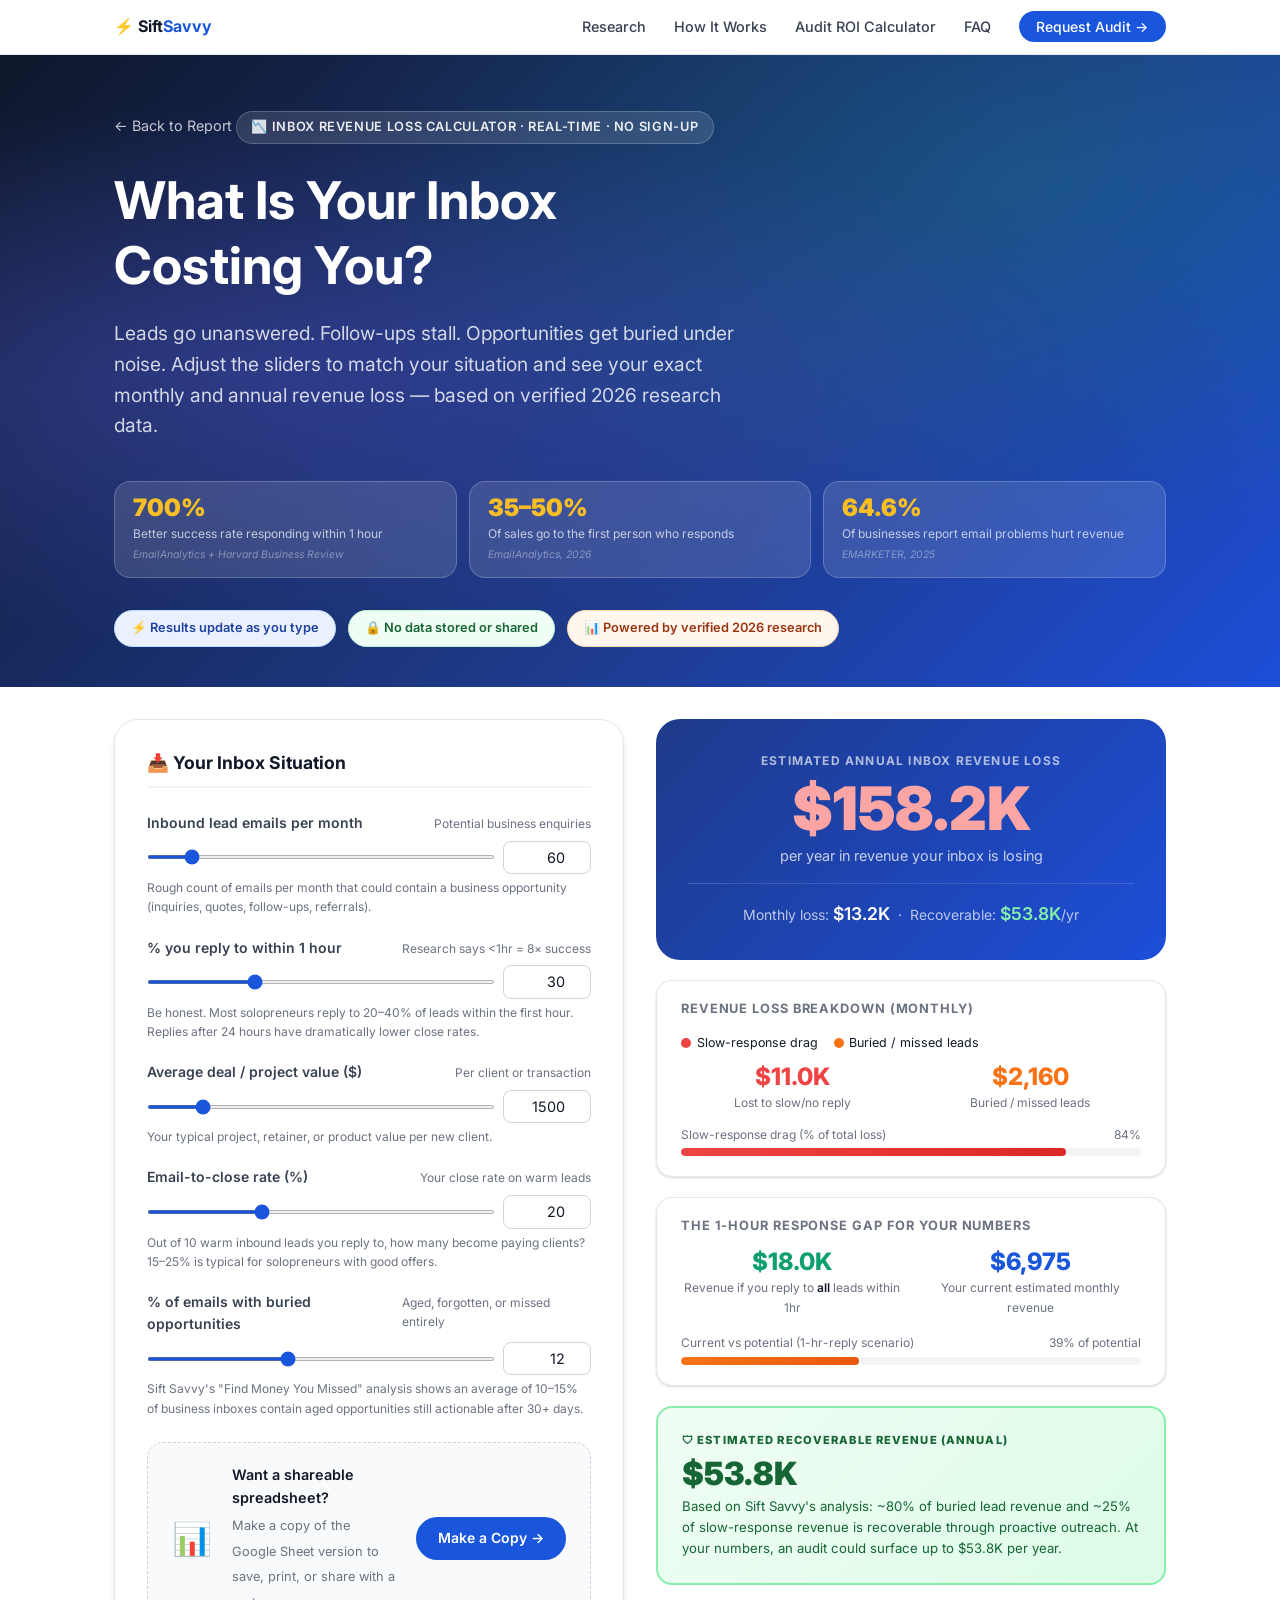
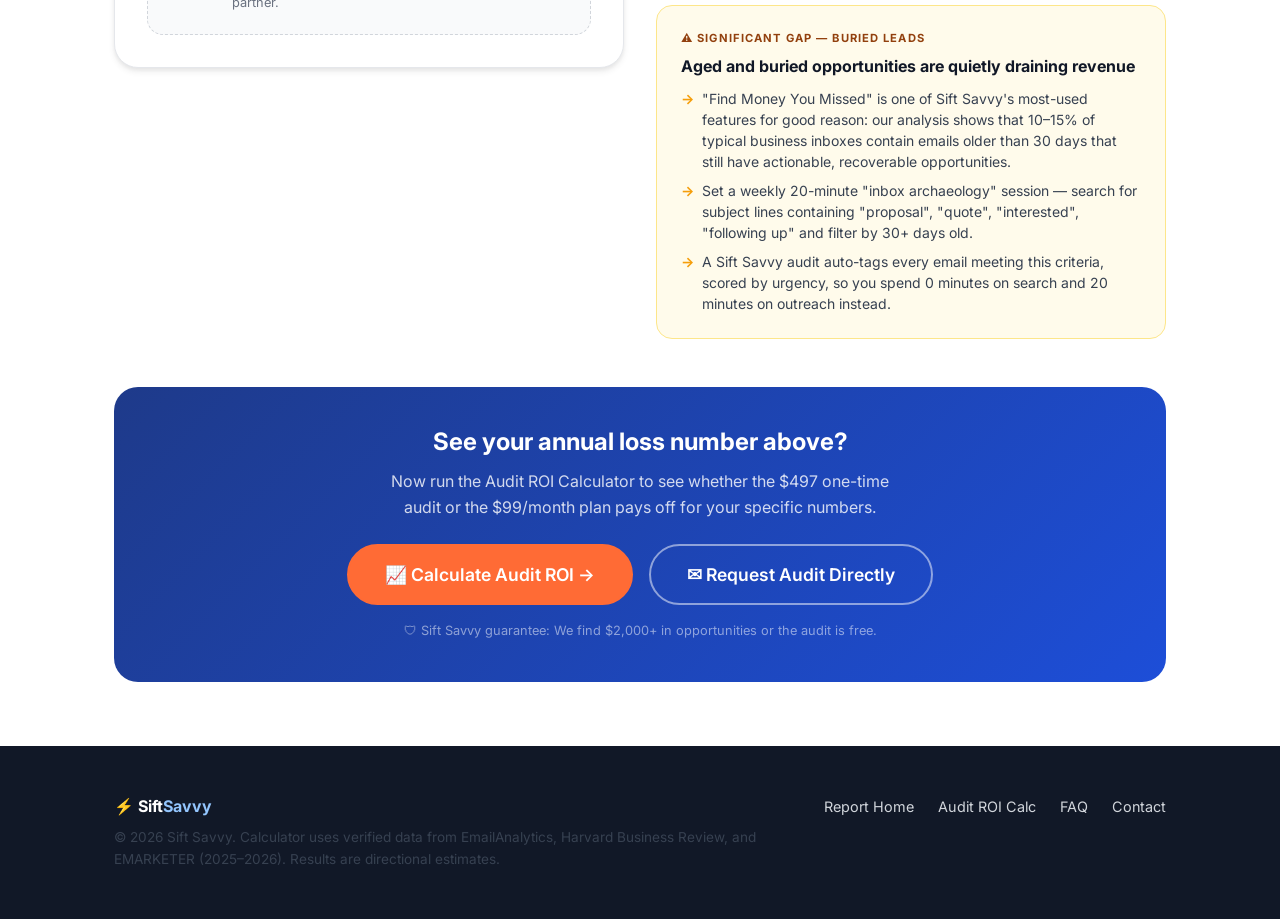
<file: email-calculator/index.html>
<!DOCTYPE html>
<html lang="en">
<head>
  <meta charset="UTF-8" />
  <meta name="viewport" content="width=device-width, initial-scale=1.0" />
  <title>Inbox Revenue Loss Calculator — State of Missed Email Revenue 2026 | Sift Savvy</title>
  <meta name="description" content="How much revenue is hiding in your inbox right now? Calculate your loss from slow responses, buried leads, and unanswered inquiries. Free. No sign-up." />
  <link rel="preconnect" href="https://fonts.googleapis.com" />
  <link rel="preconnect" href="https://fonts.gstatic.com" crossorigin />
  <link href="https://fonts.googleapis.com/css2?family=Inter:wght@400;500;600;700;800;900&display=swap" rel="stylesheet" />
  <link rel="stylesheet" href="../styles.css" />
  <style>
    .stat-callout {
      display: grid;
      grid-template-columns: repeat(auto-fit, minmax(200px, 1fr));
      gap: .75rem;
      margin-bottom: 2rem;
    }
    .sc-chip {
      background: rgba(255,255,255,.12);
      border: 1px solid rgba(255,255,255,.2);
      border-radius: var(--radius-lg);
      padding: .875rem 1.125rem;
    }
    .sc-chip .sc-val { font-size: 1.5rem; font-weight: 900; color: #fbbf24; line-height: 1; }
    .sc-chip .sc-lbl { font-size: .75rem; color: rgba(255,255,255,.7); margin-top: .25rem; }
    .sc-chip .sc-src { font-size: .65rem; color: rgba(255,255,255,.4); margin-top: .2rem; font-style: italic; }

    .breakdown-legend {
      display: flex;
      gap: 1rem;
      flex-wrap: wrap;
      margin-bottom: .75rem;
      font-size: .78rem;
    }
    .breakdown-legend span {
      display: flex;
      align-items: center;
      gap: .35rem;
      color: var(--neutral-600);
    }
    .breakdown-legend .dot {
      width: 10px; height: 10px;
      border-radius: 50%;
      flex-shrink: 0;
    }
    .recovery-box {
      background: linear-gradient(135deg, #f0fdf4, #dcfce7);
      border: 2px solid #86efac;
      border-radius: var(--radius-lg);
      padding: 1.5rem;
    }
    .recovery-box .rb-label { font-size: .7rem; font-weight: 800; text-transform: uppercase; letter-spacing: .1em; color: #166534; margin-bottom: .5rem; }
    .recovery-box .rb-val { font-size: 2rem; font-weight: 900; color: #166534; line-height: 1; margin-bottom: .375rem; }
    .recovery-box .rb-sub { font-size: .825rem; color: #166534; }
  </style>
</head>
<body>

  <!-- NAVBAR -->
  <nav class="navbar">
    <div class="container">
      <a href="../index.html" class="navbar-brand">⚡ Sift<span>Savvy</span></a>
      <ul class="navbar-links">
        <li><a href="../index.html#findings">Research</a></li>
        <li><a href="../index.html#how-it-works">How It Works</a></li>
        <li><a href="../roi-calculator/index.html">Audit ROI Calculator</a></li>
        <li><a href="../index.html#faq">FAQ</a></li>
        <li><a href="mailto:mark@siftsavvy.com" class="navbar-cta">Request Audit →</a></li>
      </ul>
    </div>
  </nav>

  <!-- HERO -->
  <header class="hero" style="padding:3.5rem 0 2.5rem;">
    <div class="container">
      <a href="../index.html" class="back-link">← Back to Report</a>
      <div class="hero-badge">📉 Inbox Revenue Loss Calculator · Real-Time · No Sign-Up</div>
      <h1>What Is Your Inbox<br>Costing You?</h1>
      <p class="hero-sub" style="max-width:640px;">
        Leads go unanswered. Follow-ups stall. Opportunities get buried under noise.
        Adjust the sliders to match your situation and see your exact monthly and
        annual revenue loss — based on verified 2026 research data.
      </p>

      <!-- Verified stats that power the calculator -->
      <div class="stat-callout">
        <div class="sc-chip">
          <div class="sc-val">700%</div>
          <div class="sc-lbl">Better success rate responding within 1 hour</div>
          <div class="sc-src">EmailAnalytics + Harvard Business Review</div>
        </div>
        <div class="sc-chip">
          <div class="sc-val">35–50%</div>
          <div class="sc-lbl">Of sales go to the first person who responds</div>
          <div class="sc-src">EmailAnalytics, 2026</div>
        </div>
        <div class="sc-chip">
          <div class="sc-val">64.6%</div>
          <div class="sc-lbl">Of businesses report email problems hurt revenue</div>
          <div class="sc-src">EMARKETER, 2025</div>
        </div>
      </div>
      <div class="insight-strip">
        <span class="insight-chip blue">⚡ Results update as you type</span>
        <span class="insight-chip green">🔒 No data stored or shared</span>
        <span class="insight-chip orange">📊 Powered by verified 2026 research</span>
      </div>
    </div>
  </header>

  <!-- CALCULATOR ENGINE -->
  <section style="padding:2rem 0 4rem;">
    <div class="container">
      <div class="calc-engine">

        <!-- ===== INPUT PANEL ===== -->
        <div class="input-panel">
          <h3>📥 Your Inbox Situation</h3>

          <!-- Monthly lead emails -->
          <div class="field-group">
            <div class="field-label">
              <label for="s-leads">Inbound lead emails per month</label>
              <span class="bench">Potential business enquiries</span>
            </div>
            <div class="field-input-row">
              <input type="range" id="s-leads" min="5" max="500" step="5" value="60"
                     oninput="syncNum('s-leads','n-leads');calc()">
              <input type="number" id="n-leads" min="1" max="99999" step="5" value="60"
                     oninput="syncRange('n-leads','s-leads');calc()">
            </div>
            <div class="field-hint">Rough count of emails per month that could contain a business opportunity (inquiries, quotes, follow-ups, referrals).</div>
          </div>

          <!-- Fast reply % -->
          <div class="field-group">
            <div class="field-label">
              <label for="s-fast">% you reply to within 1 hour</label>
              <span class="bench">Research says &lt;1hr = 8× success</span>
            </div>
            <div class="field-input-row">
              <input type="range" id="s-fast" min="0" max="100" step="1" value="30"
                     oninput="syncNum('s-fast','n-fast');calc()">
              <input type="number" id="n-fast" min="0" max="100" step="1" value="30"
                     oninput="syncRange('n-fast','s-fast');calc()">
            </div>
            <div class="field-hint">Be honest. Most solopreneurs reply to 20–40% of leads within the first hour. Replies after 24 hours have dramatically lower close rates.</div>
          </div>

          <!-- Average deal value -->
          <div class="field-group">
            <div class="field-label">
              <label for="s-deal">Average deal / project value ($)</label>
              <span class="bench">Per client or transaction</span>
            </div>
            <div class="field-input-row">
              <input type="range" id="s-deal" min="50" max="10000" step="50" value="1500"
                     oninput="syncNum('s-deal','n-deal');calc()">
              <input type="number" id="n-deal" min="1" max="999999" step="50" value="1500"
                     oninput="syncRange('n-deal','s-deal');calc()">
            </div>
            <div class="field-hint">Your typical project, retainer, or product value per new client.</div>
          </div>

          <!-- Close rate -->
          <div class="field-group">
            <div class="field-label">
              <label for="s-close">Email-to-close rate (%)</label>
              <span class="bench">Your close rate on warm leads</span>
            </div>
            <div class="field-input-row">
              <input type="range" id="s-close" min="1" max="60" step="1" value="20"
                     oninput="syncNum('s-close','n-close');calc()">
              <input type="number" id="n-close" min="1" max="100" step="1" value="20"
                     oninput="syncRange('n-close','s-close');calc()">
            </div>
            <div class="field-hint">Out of 10 warm inbound leads you reply to, how many become paying clients? 15–25% is typical for solopreneurs with good offers.</div>
          </div>

          <!-- Buried opportunity estimate -->
          <div class="field-group">
            <div class="field-label">
              <label for="s-buried">% of emails with buried opportunities</label>
              <span class="bench">Aged, forgotten, or missed entirely</span>
            </div>
            <div class="field-input-row">
              <input type="range" id="s-buried" min="0" max="30" step="1" value="12"
                     oninput="syncNum('s-buried','n-buried');calc()">
              <input type="number" id="n-buried" min="0" max="100" step="1" value="12"
                     oninput="syncRange('n-buried','s-buried');calc()">
            </div>
            <div class="field-hint">Sift Savvy's "Find Money You Missed" analysis shows an average of 10–15% of business inboxes contain aged opportunities still actionable after 30+ days.</div>
          </div>

          <!-- Google Sheets link -->
          <div class="sheets-cta">
            <span class="sheets-icon">📊</span>
            <div class="sheets-text">
              <strong>Want a shareable spreadsheet?</strong>
              <span>Make a copy of the Google Sheet version to save, print, or share with a partner.</span>
            </div>
            <a href="https://drive.google.com/file/d/1Bn3l2in4fT1Fm-gOtz_LF_Ai4eFtmWKW/view?usp=sharing/copy"
               target="_blank" rel="noopener" class="btn btn-sm btn-blue">Make a Copy →</a>
          </div>
        </div><!-- /input-panel -->

        <!-- ===== RESULTS PANEL ===== -->
        <div class="results-panel">

          <!-- Annual missed revenue — headline -->
          <div class="result-hero">
            <div class="eyebrow">ESTIMATED ANNUAL INBOX REVENUE LOSS</div>
            <div class="big-number danger" id="r-annual">$0</div>
            <div class="big-label">per year in revenue your inbox is losing</div>
            <div class="sub-number">
              Monthly loss: <strong id="r-monthly">$0</strong>
              &nbsp;·&nbsp;
              Recoverable: <strong id="r-recoverable" style="color:#86efac;">$0</strong>/yr
            </div>
          </div>

          <!-- Two-part breakdown -->
          <div class="metric-row">
            <h4>Revenue loss breakdown (monthly)</h4>
            <div class="breakdown-legend">
              <span><span class="dot" style="background:#ef4444;"></span>Slow-response drag</span>
              <span><span class="dot" style="background:#f97316;"></span>Buried / missed leads</span>
            </div>
            <div class="metric-compare">
              <div class="metric-item">
                <div class="val yours" id="r-slow-loss" style="color:#ef4444;">$0</div>
                <div class="lbl">Lost to slow/no reply</div>
              </div>
              <div class="metric-item">
                <div class="val bench" id="r-buried-loss" style="color:#f97316;">$0</div>
                <div class="lbl">Buried / missed leads</div>
              </div>
            </div>
            <!-- Slow response gauge -->
            <div class="gauge-wrap" style="margin-top:.75rem;">
              <div class="gauge-label">
                <span>Slow-response drag (% of total loss)</span>
                <span id="r-slow-pct-lbl">0%</span>
              </div>
              <div class="gauge-track">
                <div class="gauge-fill red" id="r-slow-bar" style="width:0%;"></div>
              </div>
            </div>
          </div>

          <!-- What the 700% stat means for you -->
          <div class="metric-row">
            <h4>The 1-hour response gap for your numbers</h4>
            <div class="metric-compare">
              <div class="metric-item">
                <div class="val" id="r-fast-rev" style="color:var(--success);">$0</div>
                <div class="lbl">Revenue if you reply to <strong>all</strong> leads within 1hr</div>
              </div>
              <div class="metric-item">
                <div class="val" id="r-curr-rev" style="color:var(--primary);">$0</div>
                <div class="lbl">Your current estimated monthly revenue</div>
              </div>
            </div>
            <div class="gauge-wrap">
              <div class="gauge-label">
                <span>Current vs potential (1-hr-reply scenario)</span>
                <span id="r-gap-pct-lbl">0% of potential</span>
              </div>
              <div class="gauge-track">
                <div class="gauge-fill" id="r-curr-bar" style="width:0%;"></div>
              </div>
            </div>
          </div>

          <!-- Recoverable revenue (what audit could find) -->
          <div class="recovery-box">
            <div class="rb-label">🛡 Estimated recoverable revenue (annual)</div>
            <div class="rb-val" id="r-recov-big">$0</div>
            <div class="rb-sub" id="r-recov-sub">This is an estimate of what a Sift Savvy Inbox Revenue Recovery Audit could surface from your buried leads and aged opportunities.</div>
          </div>

          <!-- Diagnosis -->
          <div class="diagnosis-card" id="r-diag-card">
            <div class="d-label" id="r-diag-label">Your Biggest Opportunity</div>
            <h4 id="r-diag-title">Analysing your inputs…</h4>
            <ul id="r-diag-recs"></ul>
          </div>

        </div><!-- /results-panel -->
      </div><!-- /calc-engine -->

      <!-- CTA to audit ROI -->
      <div style="text-align:center; margin-top:3rem; padding:2.5rem; background:linear-gradient(135deg,#1e3a8a,#1d4ed8); border-radius:var(--radius-xl); color:var(--white);">
        <h3 style="color:var(--white); margin-bottom:.75rem;">See your annual loss number above?</h3>
        <p style="color:rgba(255,255,255,.8); margin-bottom:1.5rem; max-width:500px; margin-left:auto; margin-right:auto;">
          Now run the Audit ROI Calculator to see whether the $497 one-time audit
          or the $99/month plan pays off for your specific numbers.
        </p>
        <div style="display:flex; gap:1rem; justify-content:center; flex-wrap:wrap;">
          <a href="../roi-calculator/index.html" class="btn btn-primary btn-lg">📈 Calculate Audit ROI →</a>
          <a href="mailto:mark@siftsavvy.com" class="btn btn-outline btn-lg">✉ Request Audit Directly</a>
        </div>
        <p style="font-size:.8rem; color:rgba(255,255,255,.5); margin-top:1rem;">
          🛡 Sift Savvy guarantee: We find $2,000+ in opportunities or the audit is free.
        </p>
      </div>
    </div>
  </section>

  <!-- FOOTER -->
  <footer class="site-footer">
    <div class="container">
      <div class="footer-inner">
        <div>
          <div class="footer-brand">⚡ Sift<span>Savvy</span></div>
          <p class="footer-copy">© 2026 Sift Savvy. Calculator uses verified data from EmailAnalytics, Harvard Business Review, and EMARKETER (2025–2026). Results are directional estimates.</p>
        </div>
        <ul class="footer-links">
          <li><a href="../index.html">Report Home</a></li>
          <li><a href="../roi-calculator/index.html">Audit ROI Calc</a></li>
          <li><a href="../index.html#faq">FAQ</a></li>
          <li><a href="mailto:mark@siftsavvy.com">Contact</a></li>
        </ul>
      </div>
    </div>
  </footer>

  <!-- ====================================================
       INBOX REVENUE LOSS CALCULATOR ENGINE
       Research basis:
       - Responding within 1 hour = 700% better success = 8× close rate
         (EmailAnalytics + Harvard Business Review)
       - 35–50% of sales go to first responder (EmailAnalytics 2026)
       - 10–15% of inboxes contain buried aged opportunities (Sift Savvy data)
       ==================================================== -->
  <script>
  function syncNum(r,n){ document.getElementById(n).value = document.getElementById(r).value; }
  function syncRange(n,r){
    var v = parseFloat(document.getElementById(n).value)||0;
    var el = document.getElementById(r);
    el.value = Math.min(Math.max(v, parseFloat(el.min)||0), parseFloat(el.max)||999999);
  }
  function fmtMoney(n){
    if(n>=1000000) return '$'+(n/1000000).toFixed(2)+'M';
    if(n>=10000)   return '$'+(n/1000).toFixed(1)+'K';
    return '$'+Math.round(n).toLocaleString();
  }
  function clr(pct){ return pct>=80?'green':pct>=55?'yellow':pct>=30?'orange':'red'; }

  function calc(){
    var leads  = parseFloat(document.getElementById('n-leads').value)  || 0;
    var fast   = parseFloat(document.getElementById('n-fast').value)   / 100 || 0;
    var deal   = parseFloat(document.getElementById('n-deal').value)   || 0;
    var close  = parseFloat(document.getElementById('n-close').value)  / 100 || 0;
    var buried = parseFloat(document.getElementById('n-buried').value) / 100 || 0;

    if(leads===0 || deal===0) return;

    /* ---- Core calculation ----
       Research: responding within 1 hour = 700% better chance of qualifying a lead.
       This means fast responders' close rate is 8× that of slow/no-response.
       Fast close rate = close (user input = their ACTUAL current rate on leads they do reply to).
       Slow close rate = close / 8 (scientific conservative: "8× better" means slow = 1/8th).
       We also apply the 35–50% first-responder advantage: use 42.5% midpoint as probability
       that the first responder wins even among all respondents.
    */
    var FAST_MULTIPLIER = 8;  // 700% better = 8× (1 + 7 = 8)
    var slowClose = close / FAST_MULTIPLIER;

    // Monthly revenue if ALL leads were replied to within 1 hour
    var fullRevMo = leads * close * deal;

    // Current monthly revenue (mix of fast and slow replies)
    var slow = 1 - fast;
    var currRevMo = leads * ((fast * close) + (slow * slowClose)) * deal;

    // Revenue drag from slow/no response
    var slowLossMo = fullRevMo - currRevMo;

    // Buried/aged opportunity revenue
    var buriedLossMo = leads * buried * close * deal;

    // Total monthly loss
    var totalLossMo = slowLossMo + buriedLossMo;
    var totalLossYr = totalLossMo * 12;

    // Recoverable revenue (audit can surface ~70% of buried + improve response awareness)
    var recoverableYr = (buriedLossMo * 0.8 + slowLossMo * 0.25) * 12;

    // % of total that is slow-response
    var slowPct = totalLossMo > 0 ? (slowLossMo / totalLossMo) * 100 : 50;

    // Current revenue as % of full potential
    var currPct = fullRevMo > 0 ? (currRevMo / fullRevMo) * 100 : 0;

    /* ---- Diagnosis ---- */
    var diagCard, diagLabel, diagTitle, recs;
    if(fast < 0.25){
      diagCard  = 'danger';
      diagLabel = '🚨 Critical Gap — Response Speed';
      diagTitle = 'Slow response time is your biggest revenue leak';
      recs = [
        'The Harvard Business Review research is direct: leads contacted within 1 hour are 7× more likely to qualify. A dedicated "reply within 1 hour" habit for business email is worth tens of thousands of dollars annually at your numbers.',
        'Set up a mobile notification for emails from unknown senders. Even a 2-line holding reply ("Got this, sending you details shortly") dramatically improves close rates over no reply.',
        'Consider the Sift Savvy audit — we surface every urgent lead with a 1–10 urgency score so you never miss a time-sensitive opportunity again.',
      ];
    } else if(buried > 0.10){
      diagCard  = 'warning';
      diagLabel = '⚠️ Significant Gap — Buried Leads';
      diagTitle = 'Aged and buried opportunities are quietly draining revenue';
      recs = [
        '"Find Money You Missed" is one of Sift Savvy\'s most-used features for good reason: our analysis shows that 10–15% of typical business inboxes contain emails older than 30 days that still have actionable, recoverable opportunities.',
        'Set a weekly 20-minute "inbox archaeology" session — search for subject lines containing "proposal", "quote", "interested", "following up" and filter by 30+ days old.',
        'A Sift Savvy audit auto-tags every email meeting this criteria, scored by urgency, so you spend 0 minutes on search and 20 minutes on outreach instead.',
      ];
    } else if(close < 0.15){
      diagCard  = 'warning';
      diagLabel = '⚠️ Opportunity — Close Rate';
      diagTitle = 'Your response rate is good — but closing is the gap';
      recs = [
        'A close rate below 15% on inbound leads typically signals a proposal, follow-up, or pricing clarity issue — not a lead quality issue. You\'re getting the right people; the process is losing them.',
        'Audit your last 10 lost leads: did they go cold after the first reply? After seeing pricing? After a proposal? The answer tells you exactly where to add a follow-up touchpoint.',
        'The Sift Savvy audit surfaces every stalled follow-up — proposals you sent that never got a yes or no — so you can re-engage with context and timing.',
      ];
    } else {
      diagCard  = 'success';
      diagLabel = '✅ Solid Foundation — Scale Your Volume';
      diagTitle = 'Your response speed and close rate are healthy — focus on inbound volume';
      recs = [
        'Your metrics are in healthy territory. The highest-leverage next move is increasing the volume of qualified inbound leads so your existing process generates more revenue.',
        'The most reliable way to increase inbound email leads for solopreneurs: one targeted piece of content per week that answers a specific question your ideal client is Googling.',
        'Consider the monthly Sift Savvy monitoring plan ($99/month) to catch any new buried opportunities as your volume grows — so your current strong response habits scale without gaps.',
      ];
    }

    /* ---- Update DOM ---- */
    document.getElementById('r-annual').textContent    = fmtMoney(totalLossYr);
    document.getElementById('r-monthly').textContent   = fmtMoney(totalLossMo);
    document.getElementById('r-recoverable').textContent = fmtMoney(recoverableYr);
    document.getElementById('r-slow-loss').textContent  = fmtMoney(slowLossMo);
    document.getElementById('r-buried-loss').textContent = fmtMoney(buriedLossMo);
    document.getElementById('r-slow-pct-lbl').textContent = Math.round(slowPct)+'%';
    document.getElementById('r-slow-bar').style.width  = Math.min(slowPct,100)+'%';
    document.getElementById('r-fast-rev').textContent  = fmtMoney(fullRevMo);
    document.getElementById('r-curr-rev').textContent  = fmtMoney(currRevMo);
    document.getElementById('r-gap-pct-lbl').textContent = Math.round(currPct)+'% of potential';
    var cb = document.getElementById('r-curr-bar');
    cb.style.width = Math.min(currPct,100)+'%';
    cb.className   = 'gauge-fill '+clr(currPct);
    document.getElementById('r-recov-big').textContent = fmtMoney(recoverableYr);
    document.getElementById('r-recov-sub').textContent =
      'Based on Sift Savvy\'s analysis: ~80% of buried lead revenue and ~25% of slow-response revenue is recoverable through proactive outreach. At your numbers, an audit could surface up to '+fmtMoney(recoverableYr)+' per year.';
    document.getElementById('r-diag-card').className  = 'diagnosis-card '+diagCard;
    document.getElementById('r-diag-label').textContent = diagLabel;
    document.getElementById('r-diag-title').textContent = diagTitle;
    document.getElementById('r-diag-recs').innerHTML   = recs.map(r=>'<li>'+r+'</li>').join('');
  }

  window.addEventListener('DOMContentLoaded', calc);
  </script>
</body>
</html>
</file>
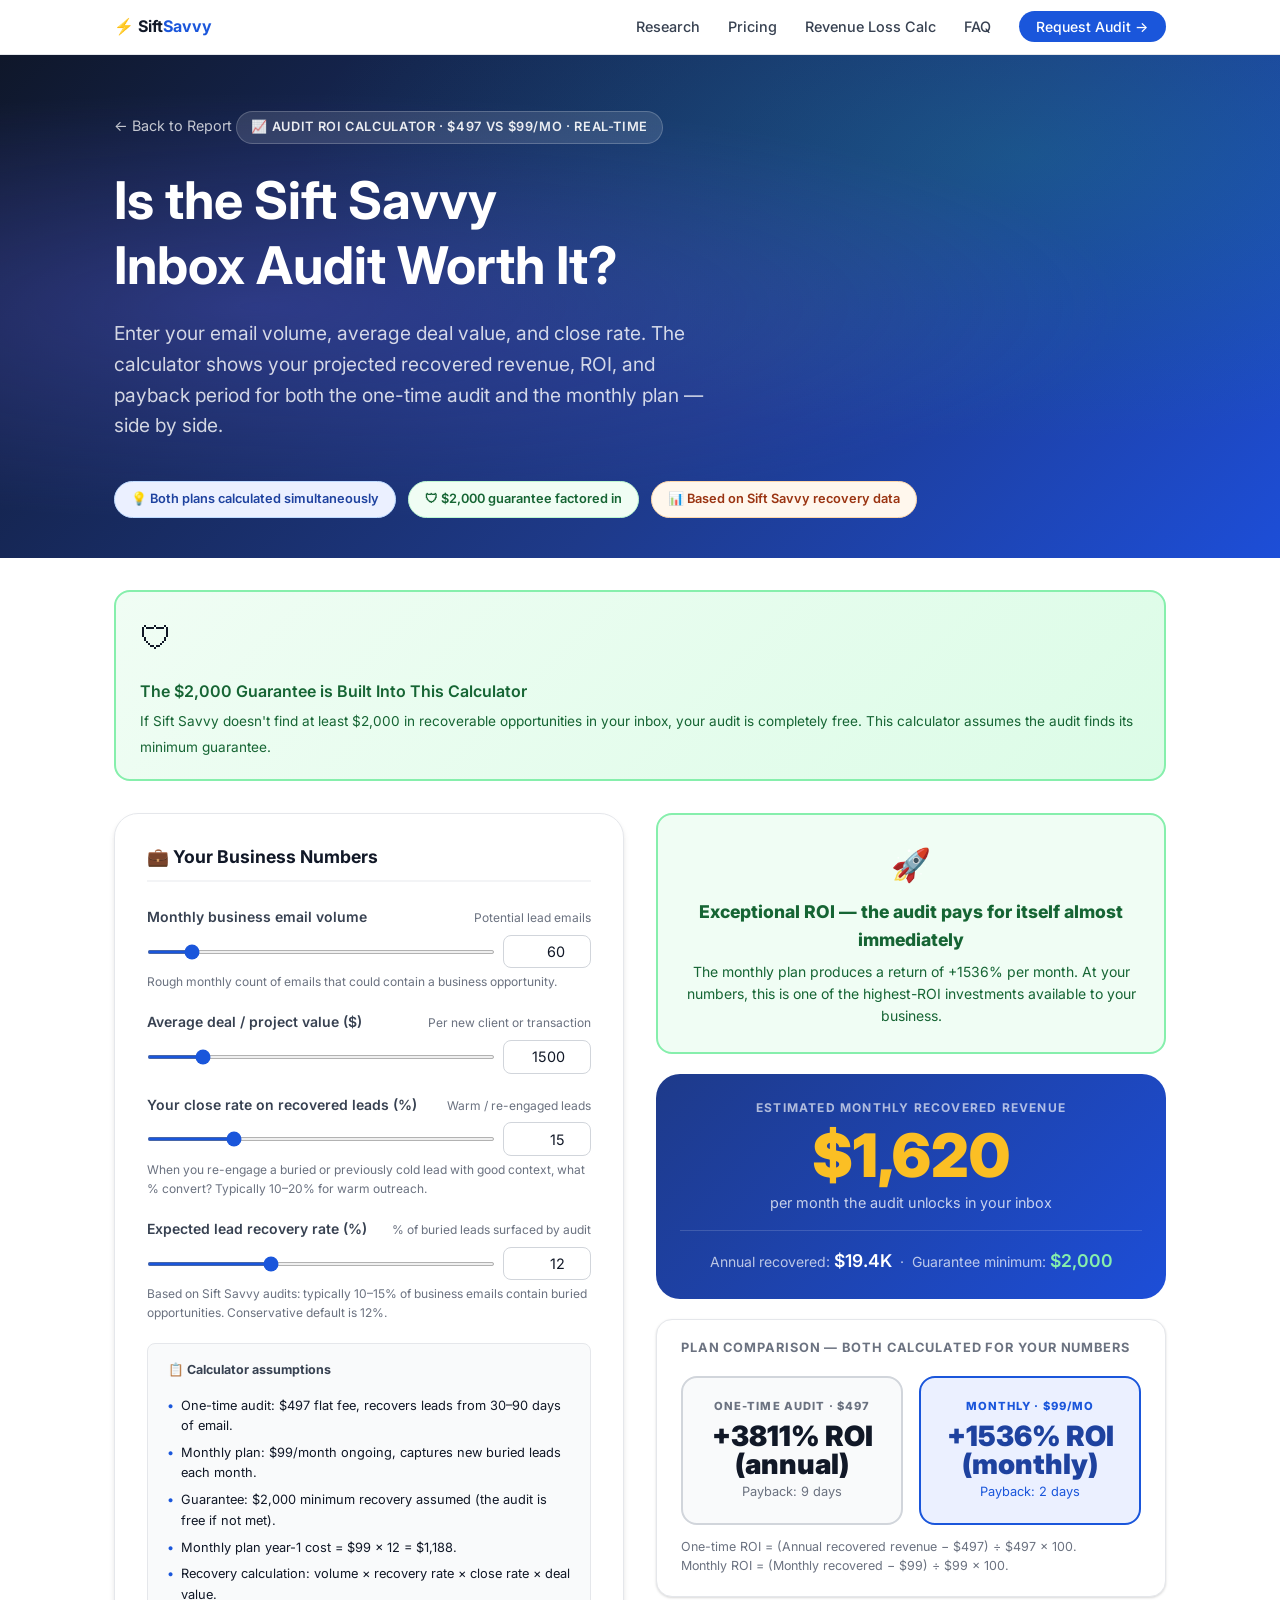
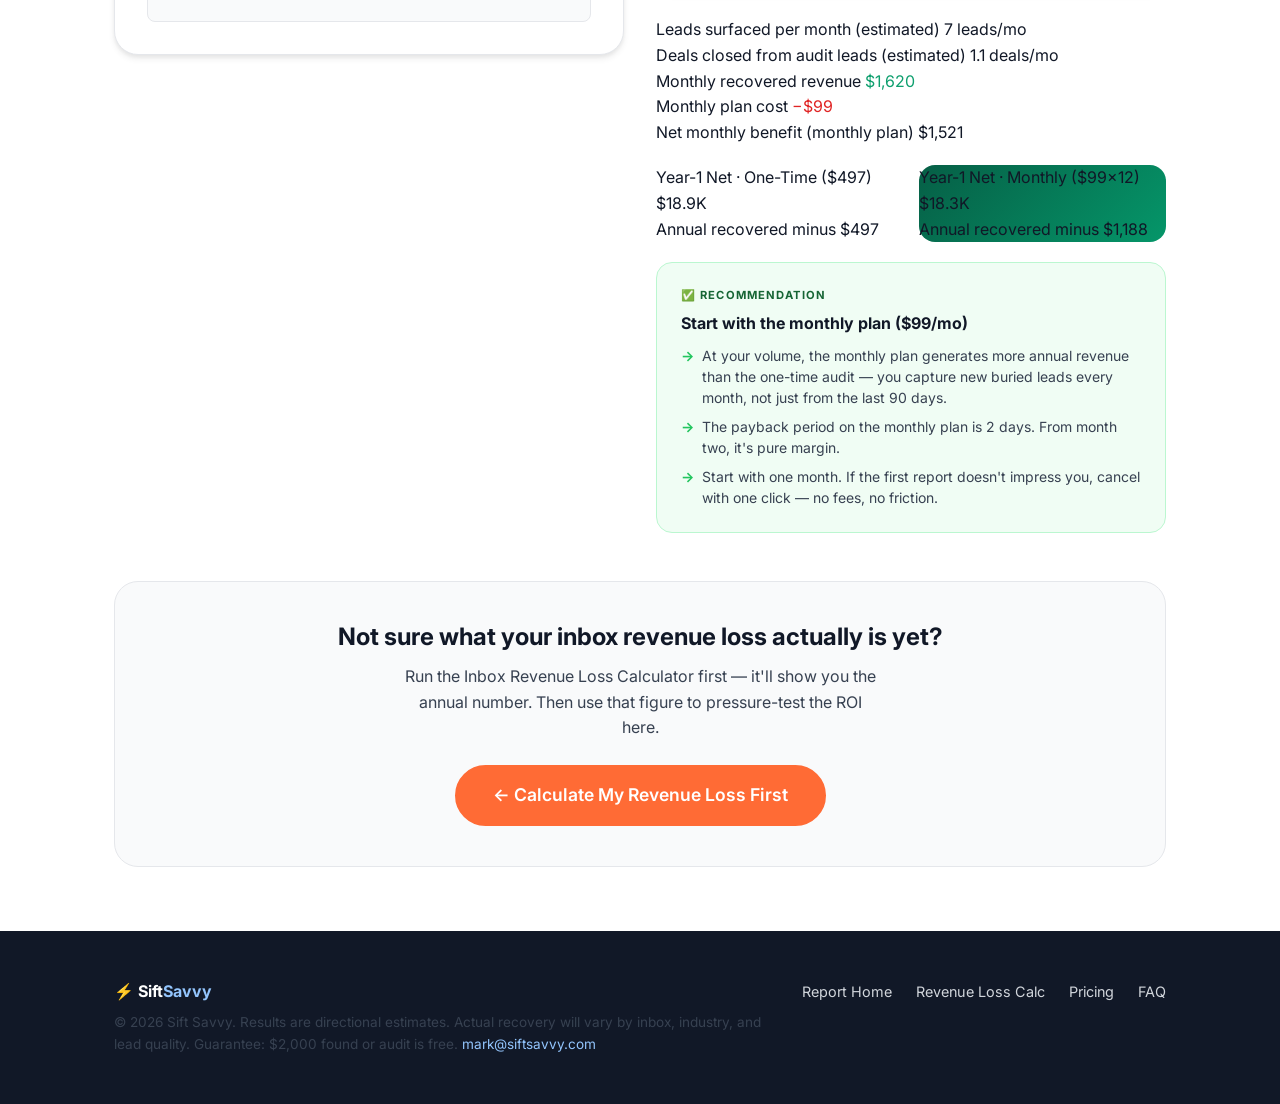
<file: roi-calculator/index.html>
<!DOCTYPE html>
<html lang="en">
<head>
  <meta charset="UTF-8" />
  <meta name="viewport" content="width=device-width, initial-scale=1.0" />
  <title>Audit ROI Calculator — Is the Sift Savvy Inbox Audit Worth It? | 2026</title>
  <meta name="description" content="Calculate the exact ROI of a Sift Savvy Inbox Revenue Recovery Audit for your business. Compare the $497 one-time and $99/month plans. Payback period included." />
  <link rel="preconnect" href="https://fonts.googleapis.com" />
  <link rel="preconnect" href="https://fonts.gstatic.com" crossorigin />
  <link href="https://fonts.googleapis.com/css2?family=Inter:wght@400;500;600;700;800;900&display=swap" rel="stylesheet" />
  <link rel="stylesheet" href="../styles.css" />
  <style>
    .plan-compare {
      display: grid;
      grid-template-columns: 1fr 1fr;
      gap: 1rem;
      margin-top: 1.25rem;
    }
    @media (max-width:480px){ .plan-compare { grid-template-columns: 1fr; } }
    .plan-card {
      border-radius: var(--radius-lg);
      padding: 1.25rem;
      border: 2px solid;
      text-align: center;
    }
    .plan-card.one-time { border-color: var(--neutral-300); background: var(--neutral-50); }
    .plan-card.monthly  { border-color: var(--primary); background: var(--primary-light); }
    .plan-card .pc-name { font-size: .7rem; font-weight: 800; text-transform: uppercase; letter-spacing: .1em; color: var(--neutral-500); margin-bottom: .375rem; }
    .plan-card.monthly .pc-name { color: var(--primary); }
    .plan-card .pc-roi  { font-size: 1.75rem; font-weight: 900; line-height: 1; margin-bottom: .25rem; }
    .plan-card.one-time .pc-roi { color: var(--neutral-900); }
    .plan-card.monthly  .pc-roi { color: var(--primary-dark); }
    .plan-card .pc-pay  { font-size: .8rem; color: var(--neutral-500); }
    .plan-card.monthly  .pc-pay { color: var(--primary); }

    .guarantee-strip {
      background: linear-gradient(135deg, #f0fdf4, #dcfce7);
      border: 2px solid #86efac;
      border-radius: var(--radius-lg);
      padding: 1.25rem 1.5rem;
      display: flex;
      align-items: center;
      gap: 1rem;
      flex-wrap: wrap;
    }
    .guarantee-strip .gs-icon { font-size: 2rem; flex-shrink: 0; }
    .guarantee-strip .gs-text strong { display: block; color: #166534; margin-bottom: .2rem; }
    .guarantee-strip .gs-text span { font-size: .85rem; color: #166534; }

    .assumption-list { display: flex; flex-direction: column; gap: .4rem; font-size: .8rem; color: var(--neutral-600); margin-top: 1rem; }
    .assumption-list li { display: flex; gap: .5rem; align-items: flex-start; }
    .assumption-list li::before { content: '•'; flex-shrink: 0; color: var(--primary); font-weight: 900; }
  </style>
</head>
<body>

  <!-- NAVBAR -->
  <nav class="navbar">
    <div class="container">
      <a href="../index.html" class="navbar-brand">⚡ Sift<span>Savvy</span></a>
      <ul class="navbar-links">
        <li><a href="../index.html#findings">Research</a></li>
        <li><a href="../index.html#pricing">Pricing</a></li>
        <li><a href="../email-calculator/index.html">Revenue Loss Calc</a></li>
        <li><a href="../index.html#faq">FAQ</a></li>
        <li><a href="mailto:mark@siftsavvy.com" class="navbar-cta">Request Audit →</a></li>
      </ul>
    </div>
  </nav>

  <!-- HERO -->
  <header class="hero" style="padding:3.5rem 0 2.5rem;">
    <div class="container">
      <a href="../index.html" class="back-link">← Back to Report</a>
      <div class="hero-badge">📈 Audit ROI Calculator · $497 vs $99/mo · Real-Time</div>
      <h1>Is the Sift Savvy<br>Inbox Audit Worth It?</h1>
      <p class="hero-sub" style="max-width:620px;">
        Enter your email volume, average deal value, and close rate.
        The calculator shows your projected recovered revenue, ROI, and payback
        period for both the one-time audit and the monthly plan — side by side.
      </p>
      <div class="insight-strip">
        <span class="insight-chip blue">💡 Both plans calculated simultaneously</span>
        <span class="insight-chip green">🛡 $2,000 guarantee factored in</span>
        <span class="insight-chip orange">📊 Based on Sift Savvy recovery data</span>
      </div>
    </div>
  </header>

  <!-- CALCULATOR -->
  <section style="padding:2rem 0 4rem;">
    <div class="container">

      <!-- Guarantee strip -->
      <div class="guarantee-strip" style="margin-bottom:2rem;">
        <span class="gs-icon">🛡</span>
        <div class="gs-text">
          <strong>The $2,000 Guarantee is Built Into This Calculator</strong>
          <span>If Sift Savvy doesn't find at least $2,000 in recoverable opportunities in your inbox, your audit is completely free. This calculator assumes the audit finds its minimum guarantee.</span>
        </div>
      </div>

      <div class="calc-engine">

        <!-- INPUT PANEL -->
        <div class="input-panel">
          <h3>💼 Your Business Numbers</h3>

          <!-- Monthly inbound emails -->
          <div class="field-group">
            <div class="field-label">
              <label for="s-vol">Monthly business email volume</label>
              <span class="bench">Potential lead emails</span>
            </div>
            <div class="field-input-row">
              <input type="range" id="s-vol" min="5" max="500" step="5" value="60"
                     oninput="syncNum('s-vol','n-vol');roiCalc()">
              <input type="number" id="n-vol" min="1" max="99999" step="5" value="60"
                     oninput="syncRange('n-vol','s-vol');roiCalc()">
            </div>
            <div class="field-hint">Rough monthly count of emails that could contain a business opportunity.</div>
          </div>

          <!-- Average deal value -->
          <div class="field-group">
            <div class="field-label">
              <label for="s-adv">Average deal / project value ($)</label>
              <span class="bench">Per new client or transaction</span>
            </div>
            <div class="field-input-row">
              <input type="range" id="s-adv" min="50" max="10000" step="50" value="1500"
                     oninput="syncNum('s-adv','n-adv');roiCalc()">
              <input type="number" id="n-adv" min="1" max="999999" step="50" value="1500"
                     oninput="syncRange('n-adv','s-adv');roiCalc()">
            </div>
          </div>

          <!-- Close rate -->
          <div class="field-group">
            <div class="field-label">
              <label for="s-cr">Your close rate on recovered leads (%)</label>
              <span class="bench">Warm / re-engaged leads</span>
            </div>
            <div class="field-input-row">
              <input type="range" id="s-cr" min="1" max="60" step="1" value="15"
                     oninput="syncNum('s-cr','n-cr');roiCalc()">
              <input type="number" id="n-cr" min="1" max="100" step="1" value="15"
                     oninput="syncRange('n-cr','s-cr');roiCalc()">
            </div>
            <div class="field-hint">When you re-engage a buried or previously cold lead with good context, what % convert? Typically 10–20% for warm outreach.</div>
          </div>

          <!-- Recovery rate -->
          <div class="field-group">
            <div class="field-label">
              <label for="s-rec">Expected lead recovery rate (%)</label>
              <span class="bench">% of buried leads surfaced by audit</span>
            </div>
            <div class="field-input-row">
              <input type="range" id="s-rec" min="5" max="25" step="1" value="12"
                     oninput="syncNum('s-rec','n-rec');roiCalc()">
              <input type="number" id="n-rec" min="1" max="100" step="1" value="12"
                     oninput="syncRange('n-rec','s-rec');roiCalc()">
            </div>
            <div class="field-hint">Based on Sift Savvy audits: typically 10–15% of business emails contain buried opportunities. Conservative default is 12%.</div>
          </div>

          <!-- Model assumptions -->
          <div style="background:var(--neutral-50); border:1px solid var(--neutral-200); border-radius:var(--radius-md); padding:1rem 1.25rem; margin-top:.5rem;">
            <p style="font-size:.78rem; font-weight:700; color:var(--neutral-700); margin-bottom:.5rem;">📋 Calculator assumptions</p>
            <ul class="assumption-list">
              <li>One-time audit: $497 flat fee, recovers leads from 30–90 days of email.</li>
              <li>Monthly plan: $99/month ongoing, captures new buried leads each month.</li>
              <li>Guarantee: $2,000 minimum recovery assumed (the audit is free if not met).</li>
              <li>Monthly plan year-1 cost = $99 × 12 = $1,188.</li>
              <li>Recovery calculation: volume × recovery rate × close rate × deal value.</li>
            </ul>
          </div>

        </div><!-- /input-panel -->

        <!-- RESULTS PANEL -->
        <div class="results-panel">

          <!-- Verdict -->
          <div class="verdict-bar" id="roi-verdict">
            <div class="v-icon" id="v-icon">📊</div>
            <div class="v-title" id="v-title">Adjust the inputs to see your audit verdict</div>
            <div class="v-sub"   id="v-sub">ROI and payback period for both plans will appear here.</div>
          </div>

          <!-- Estimated monthly recovered revenue -->
          <div class="result-hero" style="padding:1.5rem;">
            <div class="eyebrow">ESTIMATED MONTHLY RECOVERED REVENUE</div>
            <div class="big-number" id="r-mo-rev">$0</div>
            <div class="big-label">per month the audit unlocks in your inbox</div>
            <div class="sub-number">
              Annual recovered: <strong id="r-yr-rev">$0</strong>
              &nbsp;·&nbsp;
              Guarantee minimum: <strong style="color:#86efac;">$2,000</strong>
            </div>
          </div>

          <!-- Side-by-side plan comparison -->
          <div class="metric-row">
            <h4>Plan comparison — both calculated for your numbers</h4>
            <div class="plan-compare">
              <div class="plan-card one-time">
                <div class="pc-name">One-Time Audit · $497</div>
                <div class="pc-roi" id="ot-roi">—</div>
                <div class="pc-pay" id="ot-pay">—</div>
              </div>
              <div class="plan-card monthly">
                <div class="pc-name">Monthly · $99/mo</div>
                <div class="pc-roi" id="mo-roi">—</div>
                <div class="pc-pay" id="mo-pay">—</div>
              </div>
            </div>
            <p style="font-size:.78rem; color:var(--neutral-500); margin-top:.75rem;">
              One-time ROI = (Annual recovered revenue − $497) ÷ $497 × 100.<br>
              Monthly ROI = (Monthly recovered − $99) ÷ $99 × 100.
            </p>
          </div>

          <!-- Breakdown table -->
          <div class="monthly-breakdown">
            <div class="breakdown-row">
              <span class="br-label">Leads surfaced per month (estimated)</span>
              <span class="br-val" id="br-leads">—</span>
            </div>
            <div class="breakdown-row">
              <span class="br-label">Deals closed from audit leads (estimated)</span>
              <span class="br-val" id="br-deals">—</span>
            </div>
            <div class="breakdown-row">
              <span class="br-label">Monthly recovered revenue</span>
              <span class="br-val" style="color:var(--success);" id="br-rev">—</span>
            </div>
            <div class="breakdown-row">
              <span class="br-label">Monthly plan cost</span>
              <span class="br-val" style="color:var(--danger);">−$99</span>
            </div>
            <div class="breakdown-row total">
              <span class="br-label">Net monthly benefit (monthly plan)</span>
              <span class="br-val" id="br-net">—</span>
            </div>
          </div>

          <!-- Year 1 projection for each plan -->
          <div class="roi-result-grid">
            <div class="yr1-projection" style="border-radius:var(--radius-lg);">
              <div class="yp-label">Year-1 Net · One-Time ($497)</div>
              <div class="yp-val" id="ot-yr1">—</div>
              <div class="yp-sub">Annual recovered minus $497</div>
            </div>
            <div class="yr1-projection" style="border-radius:var(--radius-lg); background:linear-gradient(135deg,#065f46,#059669);">
              <div class="yp-label">Year-1 Net · Monthly ($99×12)</div>
              <div class="yp-val" id="mo-yr1">—</div>
              <div class="yp-sub">Annual recovered minus $1,188</div>
            </div>
          </div>

          <!-- Recommendation -->
          <div class="diagnosis-card" id="r-rec-card">
            <div class="d-label" id="r-rec-label">Recommendation</div>
            <h4 id="r-rec-title">Calculating…</h4>
            <ul id="r-rec-list"></ul>
          </div>

        </div><!-- /results-panel -->
      </div><!-- /calc-engine -->

      <!-- CTA -->
      <div style="text-align:center; margin-top:3rem; padding:2.5rem; background:var(--neutral-50); border:1px solid var(--neutral-200); border-radius:var(--radius-xl);">
        <h3 style="margin-bottom:.75rem;">Not sure what your inbox revenue loss actually is yet?</h3>
        <p style="margin-bottom:1.5rem; max-width:480px; margin-left:auto; margin-right:auto;">
          Run the Inbox Revenue Loss Calculator first — it'll show you the annual number.
          Then use that figure to pressure-test the ROI here.
        </p>
        <a href="../email-calculator/index.html" class="btn btn-primary btn-lg">← Calculate My Revenue Loss First</a>
      </div>
    </div>
  </section>

  <!-- FOOTER -->
  <footer class="site-footer">
    <div class="container">
      <div class="footer-inner">
        <div>
          <div class="footer-brand">⚡ Sift<span>Savvy</span></div>
          <p class="footer-copy">© 2026 Sift Savvy. Results are directional estimates. Actual recovery will vary by inbox, industry, and lead quality. Guarantee: $2,000 found or audit is free. <a href="mailto:mark@siftsavvy.com" style="color:#93c5fd;">mark@siftsavvy.com</a></p>
        </div>
        <ul class="footer-links">
          <li><a href="../index.html">Report Home</a></li>
          <li><a href="../email-calculator/index.html">Revenue Loss Calc</a></li>
          <li><a href="../index.html#pricing">Pricing</a></li>
          <li><a href="../index.html#faq">FAQ</a></li>
        </ul>
      </div>
    </div>
  </footer>

  <!-- ====================================================
       AUDIT ROI CALCULATOR ENGINE
       Plans: One-time $497 | Monthly $99/mo
       Guarantee: $2,000 minimum (audit free if not met)
       ==================================================== -->
  <script>
  function syncNum(r,n){ document.getElementById(n).value = document.getElementById(r).value; }
  function syncRange(n,r){
    var v = parseFloat(document.getElementById(n).value)||0;
    var el = document.getElementById(r);
    el.value = Math.min(Math.max(v, parseFloat(el.min)||0), parseFloat(el.max)||999999);
  }
  function fmtMoney(n){
    if(n>=1000000) return '$'+(n/1000000).toFixed(2)+'M';
    if(n>=10000)   return '$'+(n/1000).toFixed(1)+'K';
    return '$'+Math.round(n).toLocaleString();
  }
  function fmtPct(n,decimals){ return (n>=0?'+':'')+n.toFixed(decimals||0)+'%'; }

  var OT_COST = 497;   // One-time audit
  var MO_COST = 99;    // Monthly plan
  var GUARANTEE = 2000;

  function roiCalc(){
    var vol   = parseFloat(document.getElementById('n-vol').value)  || 0;
    var adv   = parseFloat(document.getElementById('n-adv').value)  || 0;
    var cr    = parseFloat(document.getElementById('n-cr').value)   / 100 || 0;
    var rec   = parseFloat(document.getElementById('n-rec').value)  / 100 || 0;

    if(vol===0 || adv===0) return;

    /* Monthly recovered revenue = leads surfaced × close rate × deal value */
    var leadsPerMo  = vol * rec;
    var dealsPerMo  = leadsPerMo * cr;
    var recovMo     = Math.max(dealsPerMo * adv, GUARANTEE / 12); // floor at guarantee
    var recovYr     = recovMo * 12;

    /* One-time plan */
    var otNet       = recovYr - OT_COST;
    var otROI       = ((recovYr - OT_COST) / OT_COST) * 100;
    var otPaybackMo = OT_COST / recovMo;

    /* Monthly plan */
    var moNet       = recovMo - MO_COST;
    var moROI       = ((recovMo - MO_COST) / MO_COST) * 100;
    var moPaybackDays = (MO_COST / recovMo) * 30;
    var moYr1Net    = recovYr - (MO_COST * 12);

    /* Payback text */
    function pbText(months){
      if(months < (1/30)) return 'Under 1 day';
      if(months < 1) return Math.round(months*30)+' days';
      if(months < 2) return '~'+months.toFixed(1)+' month';
      return '~'+months.toFixed(1)+' months';
    }

    /* Verdict */
    var vClass, vIcon, vTitle, vSub;
    if(moROI > 300){
      vClass='excellent'; vIcon='🚀';
      vTitle='Exceptional ROI — the audit pays for itself almost immediately';
      vSub='The monthly plan produces a return of '+fmtPct(moROI)+' per month. At your numbers, this is one of the highest-ROI investments available to your business.';
    } else if(moROI > 100){
      vClass='excellent'; vIcon='✅';
      vTitle='Strong ROI — both plans are clear wins for your business';
      vSub='The audit recoups its cost within the first month and generates net positive revenue from month two onwards.';
    } else if(moROI > 25){
      vClass='good'; vIcon='👍';
      vTitle='Good ROI — worth the investment at your current numbers';
      vSub='Positive returns with a short payback period. The one-time audit is the lower-risk entry point.';
    } else if(moROI > 0){
      vClass='slim'; vIcon='⚠️';
      vTitle='Slim margin — but the guarantee protects you';
      vSub='Remember: if Sift Savvy doesn\'t find $2,000 in opportunities, the audit is free. Your downside risk is effectively zero.';
    } else {
      vClass='good'; vIcon='🛡';
      vTitle='Guarantee covers you — your risk is zero';
      vSub='At your current numbers the recovery looks slim, but the $2,000 guarantee means you either profit or pay nothing. The one-time audit is the right starting point.';
    }

    /* Recommendation */
    var recCard, recLabel, recTitle, recList;
    if(recovMo > 500 && moROI > 100){
      recCard='success'; recLabel='✅ Recommendation';
      recTitle='Start with the monthly plan ($99/mo)';
      recList=[
        'At your volume, the monthly plan generates more annual revenue than the one-time audit — you capture new buried leads every month, not just from the last 90 days.',
        'The payback period on the monthly plan is '+pbText(moPaybackDays/30)+'. From month two, it\'s pure margin.',
        'Start with one month. If the first report doesn\'t impress you, cancel with one click — no fees, no friction.',
      ];
    } else if(otROI > 100){
      recCard='success'; recLabel='✅ Recommendation';
      recTitle='Start with the one-time audit ($497)';
      recList=[
        'The one-time audit ROI is '+fmtPct(otROI)+'%. At your numbers, a single scan of 30–90 days of email returns significantly more than the audit cost.',
        'Use the one-time audit to see exactly what\'s in your inbox. Many clients upgrade to monthly after seeing the first report.',
        'Remember: if we don\'t find $2,000+ in opportunities, the audit is completely free.',
      ];
    } else {
      recCard='warning'; recLabel='💡 Recommendation';
      recTitle='The guarantee makes the one-time audit risk-free — start there';
      recList=[
        'Your current numbers show a slim projected margin, but the $2,000 guarantee means there is no downside: either we find real money or you pay nothing.',
        'The one-time audit at $497 is the ideal test. Real inboxes consistently outperform projections because buried opportunities are by definition undercounted.',
        'Email mark@siftsavvy.com with questions before committing. We\'ll give you an honest assessment based on your actual business context.',
      ];
    }

    /* ---- Update DOM ---- */
    var vEl = document.getElementById('roi-verdict');
    vEl.className = 'verdict-bar '+vClass;
    document.getElementById('v-icon').textContent  = vIcon;
    document.getElementById('v-title').textContent = vTitle;
    document.getElementById('v-sub').textContent   = vSub;

    document.getElementById('r-mo-rev').textContent = fmtMoney(recovMo);
    document.getElementById('r-yr-rev').textContent = fmtMoney(recovYr);

    document.getElementById('ot-roi').textContent  = fmtPct(otROI)+'&nbsp;ROI';
    document.getElementById('ot-roi').innerHTML    = fmtPct(otROI)+' ROI (annual)';
    document.getElementById('ot-pay').textContent  = 'Payback: '+pbText(otPaybackMo);
    document.getElementById('mo-roi').innerHTML    = fmtPct(moROI)+' ROI (monthly)';
    document.getElementById('mo-pay').textContent  = 'Payback: '+pbText(moPaybackDays/30);

    document.getElementById('br-leads').textContent = Math.round(leadsPerMo)+' leads/mo';
    document.getElementById('br-deals').textContent = dealsPerMo.toFixed(1)+' deals/mo';
    document.getElementById('br-rev').textContent   = fmtMoney(recovMo);
    document.getElementById('br-net').textContent   = fmtMoney(moNet);

    document.getElementById('ot-yr1').textContent = fmtMoney(otNet);
    document.getElementById('mo-yr1').textContent = fmtMoney(moYr1Net);

    document.getElementById('r-rec-card').className  = 'diagnosis-card '+recCard;
    document.getElementById('r-rec-label').textContent = recLabel;
    document.getElementById('r-rec-title').textContent = recTitle;
    document.getElementById('r-rec-list').innerHTML   = recList.map(r=>'<li>'+r+'</li>').join('');
  }

  window.addEventListener('DOMContentLoaded', roiCalc);
  </script>
</body>
</html>
</file>
<file: styles.css>
/* ============================================================
   The State of Missed Email Revenue 2026
   Global Stylesheet
   ============================================================ */

/* --- Reset & Base --- */
*, *::before, *::after { box-sizing: border-box; margin: 0; padding: 0; }

:root {
  --primary:       #1a56db;
  --primary-dark:  #1e429f;
  --primary-light: #ebf0ff;
  --accent:        #ff6b35;
  --accent-dark:   #e55a25;
  --success:       #0e9f6e;
  --warning:       #ff9800;
  --danger:        #e02424;
  --neutral-50:    #f9fafb;
  --neutral-100:   #f3f4f6;
  --neutral-200:   #e5e7eb;
  --neutral-300:   #d1d5db;
  --neutral-500:   #6b7280;
  --neutral-700:   #374151;
  --neutral-900:   #111827;
  --white:         #ffffff;

  --font-sans: 'Inter', -apple-system, BlinkMacSystemFont, 'Segoe UI', Roboto, sans-serif;
  --font-mono: 'JetBrains Mono', 'Fira Code', 'Cascadia Code', monospace;

  --radius-sm:  4px;
  --radius-md:  8px;
  --radius-lg:  16px;
  --radius-xl:  24px;
  --radius-full: 9999px;

  --shadow-sm:  0 1px 2px rgba(0,0,0,.06), 0 1px 3px rgba(0,0,0,.1);
  --shadow-md:  0 4px 6px rgba(0,0,0,.07), 0 2px 4px rgba(0,0,0,.05);
  --shadow-lg:  0 10px 15px rgba(0,0,0,.1), 0 4px 6px rgba(0,0,0,.05);
  --shadow-xl:  0 20px 25px rgba(0,0,0,.1), 0 10px 10px rgba(0,0,0,.04);

  --max-width: 1100px;
  --section-gap: 6rem;
}

html { scroll-behavior: smooth; }

body {
  font-family: var(--font-sans);
  font-size: 1rem;
  line-height: 1.6;
  color: var(--neutral-900);
  background: var(--white);
  -webkit-font-smoothing: antialiased;
}

/* --- Typography --- */
h1, h2, h3, h4, h5, h6 {
  line-height: 1.25;
  font-weight: 700;
  color: var(--neutral-900);
}
h1 { font-size: clamp(2rem, 5vw, 3.25rem); }
h2 { font-size: clamp(1.5rem, 3.5vw, 2.25rem); }
h3 { font-size: clamp(1.125rem, 2.5vw, 1.5rem); }
h4 { font-size: 1.125rem; }
p  { color: var(--neutral-700); }
a  { color: var(--primary); text-decoration: none; }
a:hover { text-decoration: underline; }
strong { font-weight: 600; color: var(--neutral-900); }

/* --- Layout --- */
.container {
  width: 100%;
  max-width: var(--max-width);
  margin: 0 auto;
  padding: 0 1.5rem;
}
section { padding: var(--section-gap) 0; }
.section-label {
  display: inline-block;
  font-size: 0.75rem;
  font-weight: 700;
  letter-spacing: .1em;
  text-transform: uppercase;
  color: var(--primary);
  background: var(--primary-light);
  padding: .25rem .75rem;
  border-radius: var(--radius-full);
  margin-bottom: 1rem;
}
.section-header { text-align: center; margin-bottom: 3rem; }
.section-header p { max-width: 600px; margin: .75rem auto 0; font-size: 1.125rem; }

/* --- Navbar --- */
.navbar {
  position: sticky;
  top: 0;
  z-index: 100;
  background: rgba(255,255,255,.95);
  backdrop-filter: blur(8px);
  border-bottom: 1px solid var(--neutral-200);
  padding: .875rem 0;
}
.navbar .container {
  display: flex;
  align-items: center;
  justify-content: space-between;
  gap: 1rem;
}
.navbar-brand {
  font-size: 1rem;
  font-weight: 700;
  color: var(--neutral-900);
  white-space: nowrap;
}
.navbar-brand span { color: var(--primary); }
.navbar-links {
  display: flex;
  align-items: center;
  gap: 1.75rem;
  list-style: none;
}
.navbar-links a {
  font-size: .9rem;
  font-weight: 500;
  color: var(--neutral-700);
  transition: color .2s;
}
.navbar-links a:hover { color: var(--primary); text-decoration: none; }
.navbar-cta {
  background: var(--primary);
  color: var(--white) !important;
  padding: .45rem 1.1rem;
  border-radius: var(--radius-full);
  font-size: .875rem !important;
  transition: background .2s !important;
}
.navbar-cta:hover { background: var(--primary-dark) !important; }

/* --- Hero --- */
.hero {
  padding: 5rem 0 4rem;
  background: linear-gradient(135deg, #0f172a 0%, #1e3a8a 60%, #1d4ed8 100%);
  color: var(--white);
  position: relative;
  overflow: hidden;
}
.hero::before {
  content: '';
  position: absolute;
  inset: 0;
  background:
    radial-gradient(ellipse at 20% 50%, rgba(99,102,241,.3) 0%, transparent 60%),
    radial-gradient(ellipse at 80% 20%, rgba(16,185,129,.2) 0%, transparent 50%);
  pointer-events: none;
}
.hero .container { position: relative; z-index: 1; }
.hero-badge {
  display: inline-flex;
  align-items: center;
  gap: .5rem;
  background: rgba(255,255,255,.12);
  border: 1px solid rgba(255,255,255,.2);
  color: rgba(255,255,255,.9);
  font-size: .8rem;
  font-weight: 600;
  padding: .35rem .9rem;
  border-radius: var(--radius-full);
  margin-bottom: 1.5rem;
  letter-spacing: .05em;
  text-transform: uppercase;
}
.hero h1 { color: var(--white); margin-bottom: 1.25rem; }
.hero h1 em { font-style: normal; color: #fbbf24; }
.hero-sub {
  font-size: clamp(1rem, 2.5vw, 1.2rem);
  color: rgba(255,255,255,.8);
  max-width: 650px;
  margin-bottom: 2.5rem;
}
.hero-actions { display: flex; flex-wrap: wrap; gap: 1rem; margin-bottom: 3rem; }
.hero-stats {
  display: grid;
  grid-template-columns: repeat(auto-fit, minmax(180px, 1fr));
  gap: 1.5rem;
  padding-top: 2.5rem;
  border-top: 1px solid rgba(255,255,255,.15);
}
.hero-stat-value {
  font-size: 2rem;
  font-weight: 800;
  color: #fbbf24;
  line-height: 1;
}
.hero-stat-label { font-size: .85rem; color: rgba(255,255,255,.7); margin-top: .25rem; }

/* --- Buttons --- */
.btn {
  display: inline-flex;
  align-items: center;
  gap: .5rem;
  font-family: var(--font-sans);
  font-size: 1rem;
  font-weight: 600;
  padding: .75rem 1.75rem;
  border-radius: var(--radius-full);
  border: 2px solid transparent;
  cursor: pointer;
  text-decoration: none;
  transition: all .2s ease;
  white-space: nowrap;
}
.btn-primary {
  background: var(--accent);
  color: var(--white);
  border-color: var(--accent);
}
.btn-primary:hover {
  background: var(--accent-dark);
  border-color: var(--accent-dark);
  text-decoration: none;
  transform: translateY(-1px);
  box-shadow: 0 4px 14px rgba(255,107,53,.4);
}
.btn-outline {
  background: transparent;
  color: var(--white);
  border-color: rgba(255,255,255,.5);
}
.btn-outline:hover {
  background: rgba(255,255,255,.1);
  border-color: var(--white);
  text-decoration: none;
}
.btn-blue {
  background: var(--primary);
  color: var(--white);
  border-color: var(--primary);
}
.btn-blue:hover {
  background: var(--primary-dark);
  border-color: var(--primary-dark);
  text-decoration: none;
  transform: translateY(-1px);
  box-shadow: 0 4px 14px rgba(26,86,219,.35);
}
.btn-lg { font-size: 1.1rem; padding: .9rem 2.25rem; }
.btn-sm { font-size: .875rem; padding: .5rem 1.25rem; }

/* --- Stat Cards --- */
.stats-grid {
  display: grid;
  grid-template-columns: repeat(auto-fit, minmax(220px, 1fr));
  gap: 1.5rem;
}
.stat-card {
  background: var(--white);
  border: 1px solid var(--neutral-200);
  border-radius: var(--radius-lg);
  padding: 1.75rem;
  text-align: center;
  box-shadow: var(--shadow-sm);
  transition: box-shadow .2s;
}
.stat-card:hover { box-shadow: var(--shadow-md); }
.stat-card .value {
  font-size: 2.5rem;
  font-weight: 800;
  color: var(--primary);
  line-height: 1;
  margin-bottom: .5rem;
}
.stat-card .label { font-size: .9rem; color: var(--neutral-500); }
.stat-card .sub { font-size: .8rem; color: var(--neutral-500); margin-top: .25rem; font-style: italic; }

/* --- Calculators section --- */
.calculators-section { background: var(--neutral-50); }
.calc-cards {
  display: grid;
  grid-template-columns: repeat(auto-fit, minmax(300px, 1fr));
  gap: 2rem;
}
.calc-card {
  background: var(--white);
  border: 1px solid var(--neutral-200);
  border-radius: var(--radius-xl);
  padding: 2.5rem;
  box-shadow: var(--shadow-md);
  display: flex;
  flex-direction: column;
  transition: box-shadow .2s, transform .2s;
}
.calc-card:hover { box-shadow: var(--shadow-xl); transform: translateY(-3px); }
.calc-card-icon {
  width: 56px; height: 56px;
  border-radius: var(--radius-lg);
  display: flex; align-items: center; justify-content: center;
  font-size: 1.75rem;
  margin-bottom: 1.25rem;
}
.calc-card-icon.red   { background: #fef2f2; }
.calc-card-icon.blue  { background: var(--primary-light); }
.calc-card h3 { margin-bottom: .75rem; }
.calc-card p  { flex: 1; margin-bottom: 1.75rem; font-size: .95rem; }
.calc-card .features {
  list-style: none;
  margin-bottom: 1.75rem;
  display: flex;
  flex-direction: column;
  gap: .5rem;
}
.calc-card .features li {
  font-size: .875rem;
  color: var(--neutral-700);
  display: flex;
  align-items: flex-start;
  gap: .5rem;
}
.calc-card .features li::before {
  content: '✓';
  color: var(--success);
  font-weight: 700;
  flex-shrink: 0;
  margin-top: .05rem;
}

/* --- Key Findings --- */
.findings-grid {
  display: grid;
  grid-template-columns: repeat(auto-fit, minmax(280px, 1fr));
  gap: 1.5rem;
}
.finding-card {
  background: var(--white);
  border-left: 4px solid var(--primary);
  border-radius: 0 var(--radius-md) var(--radius-md) 0;
  padding: 1.5rem;
  box-shadow: var(--shadow-sm);
}
.finding-card.accent { border-left-color: var(--accent); }
.finding-card.success { border-left-color: var(--success); }
.finding-card.warning { border-left-color: var(--warning); }
.finding-number {
  font-size: 2rem;
  font-weight: 800;
  color: var(--primary);
  line-height: 1;
  margin-bottom: .5rem;
}
.finding-card.accent .finding-number { color: var(--accent); }
.finding-card.success .finding-number { color: var(--success); }
.finding-card.warning .finding-number { color: var(--warning); }
.finding-card h4 { margin-bottom: .375rem; }
.finding-card p  { font-size: .9rem; }

/* --- Case Studies --- */
.case-studies { background: var(--neutral-50); }
.case-grid {
  display: grid;
  grid-template-columns: repeat(auto-fit, minmax(300px, 1fr));
  gap: 2rem;
}
.case-card {
  background: var(--white);
  border-radius: var(--radius-lg);
  overflow: hidden;
  box-shadow: var(--shadow-sm);
  border: 1px solid var(--neutral-200);
  transition: box-shadow .2s;
}
.case-card:hover { box-shadow: var(--shadow-lg); }
.case-card-header {
  padding: 1.5rem;
  background: linear-gradient(135deg, var(--primary-dark), var(--primary));
  color: var(--white);
}
.case-card-header .tag {
  font-size: .7rem;
  font-weight: 700;
  letter-spacing: .1em;
  text-transform: uppercase;
  background: rgba(255,255,255,.2);
  padding: .2rem .6rem;
  border-radius: var(--radius-full);
  margin-bottom: .75rem;
  display: inline-block;
}
.case-card-header h4 { color: var(--white); font-size: 1.1rem; }
.case-card-body { padding: 1.5rem; }
.case-metric {
  display: flex;
  justify-content: space-between;
  align-items: center;
  padding: .625rem 0;
  border-bottom: 1px solid var(--neutral-100);
  font-size: .9rem;
}
.case-metric:last-child { border-bottom: none; }
.case-metric .val { font-weight: 700; color: var(--success); }

/* --- FAQ --- */
.faq-list { max-width: 760px; margin: 0 auto; }
.faq-item {
  border: 1px solid var(--neutral-200);
  border-radius: var(--radius-md);
  margin-bottom: .75rem;
  overflow: hidden;
}
.faq-question {
  width: 100%;
  background: var(--white);
  border: none;
  text-align: left;
  padding: 1.25rem 1.5rem;
  font-family: var(--font-sans);
  font-size: 1rem;
  font-weight: 600;
  color: var(--neutral-900);
  cursor: pointer;
  display: flex;
  justify-content: space-between;
  align-items: center;
  gap: 1rem;
  transition: background .15s;
}
.faq-question:hover { background: var(--neutral-50); }
.faq-question .arrow {
  font-size: 1.2rem;
  transition: transform .3s;
  flex-shrink: 0;
  color: var(--primary);
}
.faq-item.open .faq-question .arrow { transform: rotate(180deg); }
.faq-answer {
  display: none;
  padding: 0 1.5rem 1.25rem;
  font-size: .95rem;
  color: var(--neutral-700);
  line-height: 1.7;
}
.faq-item.open .faq-answer { display: block; }

/* --- CTA Banner --- */
.cta-banner {
  background: linear-gradient(135deg, var(--accent) 0%, #c0392b 100%);
  color: var(--white);
  text-align: center;
  padding: 4rem 1.5rem;
}
.cta-banner h2 { color: var(--white); margin-bottom: 1rem; }
.cta-banner p { color: rgba(255,255,255,.85); max-width: 560px; margin: 0 auto 2rem; font-size: 1.1rem; }
.cta-banner .btn-outline { border-color: rgba(255,255,255,.6); }

/* --- Footer --- */
.site-footer {
  background: var(--neutral-900);
  color: var(--neutral-300);
  padding: 3rem 0;
}
.footer-inner {
  display: grid;
  grid-template-columns: 1fr auto;
  gap: 2rem;
  align-items: start;
}
.footer-brand {
  font-size: 1rem;
  font-weight: 700;
  color: var(--white);
  margin-bottom: .5rem;
}
.footer-brand span { color: #93c5fd; }
.footer-copy { font-size: .85rem; }
.footer-links {
  display: flex;
  gap: 1.5rem;
  list-style: none;
  flex-wrap: wrap;
  justify-content: flex-end;
}
.footer-links a { color: var(--neutral-300); font-size: .9rem; }
.footer-links a:hover { color: var(--white); text-decoration: none; }

/* --- Embed page specific --- */
.embed-page .hero { padding: 3rem 0 2.5rem; }
.embed-page .hero h1 { font-size: clamp(1.5rem, 4vw, 2.25rem); }
.embed-wrapper {
  background: var(--white);
  border-radius: var(--radius-xl);
  overflow: hidden;
  box-shadow: var(--shadow-xl);
  border: 1px solid var(--neutral-200);
}
.embed-wrapper iframe {
  width: 100%;
  min-height: 680px;
  display: block;
  border: none;
}
.instructions {
  background: var(--neutral-50);
  border: 1px solid var(--neutral-200);
  border-radius: var(--radius-lg);
  padding: 2rem;
  margin-top: 2rem;
}
.instructions h3 { margin-bottom: 1rem; }
.instructions ol { padding-left: 1.5rem; }
.instructions li { margin-bottom: .5rem; font-size: .95rem; color: var(--neutral-700); }
.back-link {
  display: inline-flex;
  align-items: center;
  gap: .4rem;
  font-size: .9rem;
  color: rgba(255,255,255,.75);
  margin-bottom: 1.25rem;
  transition: color .2s;
}
.back-link:hover { color: var(--white); text-decoration: none; }

/* ============================================================
   CALCULATOR UI COMPONENTS
   ============================================================ */

/* --- Calculator Layout --- */
.calc-engine {
  display: grid;
  grid-template-columns: 1fr 1fr;
  gap: 2rem;
  align-items: start;
}
@media (max-width: 860px) { .calc-engine { grid-template-columns: 1fr; } }

/* --- Input Panel --- */
.input-panel {
  background: var(--white);
  border: 1px solid var(--neutral-200);
  border-radius: var(--radius-xl);
  padding: 2rem;
  box-shadow: var(--shadow-md);
  position: sticky;
  top: 80px;
}
.input-panel h3 {
  font-size: 1.1rem;
  margin-bottom: 1.5rem;
  padding-bottom: .75rem;
  border-bottom: 2px solid var(--neutral-100);
  display: flex;
  align-items: center;
  gap: .5rem;
}
.field-group { margin-bottom: 1.25rem; }
.field-label {
  display: flex;
  justify-content: space-between;
  align-items: baseline;
  margin-bottom: .4rem;
}
.field-label label {
  font-size: .875rem;
  font-weight: 600;
  color: var(--neutral-700);
}
.field-label .bench {
  font-size: .75rem;
  color: var(--neutral-500);
  font-weight: 400;
}
.field-input-row {
  display: flex;
  gap: .5rem;
  align-items: center;
}
.field-input-row input[type="range"] {
  flex: 1;
  accent-color: var(--primary);
  height: 4px;
  cursor: pointer;
}
.field-input-row input[type="number"] {
  width: 88px;
  padding: .45rem .65rem;
  border: 1px solid var(--neutral-300);
  border-radius: var(--radius-md);
  font-size: .9rem;
  font-family: var(--font-sans);
  color: var(--neutral-900);
  text-align: right;
  transition: border-color .2s;
}
.field-input-row input[type="number"]:focus {
  outline: none;
  border-color: var(--primary);
  box-shadow: 0 0 0 3px rgba(26,86,219,.12);
}
.field-hint { font-size: .75rem; color: var(--neutral-500); margin-top: .25rem; }

/* --- Results Panel --- */
.results-panel {
  display: flex;
  flex-direction: column;
  gap: 1.25rem;
}

/* Headline result */
.result-hero {
  background: linear-gradient(135deg, #1e3a8a, #1d4ed8);
  border-radius: var(--radius-xl);
  padding: 2rem;
  color: var(--white);
  text-align: center;
}
.result-hero .eyebrow {
  font-size: .75rem;
  font-weight: 700;
  letter-spacing: .1em;
  text-transform: uppercase;
  color: rgba(255,255,255,.65);
  margin-bottom: .5rem;
}
.result-hero .big-number {
  font-size: clamp(2.5rem, 6vw, 3.75rem);
  font-weight: 900;
  line-height: 1;
  color: #fbbf24;
  margin-bottom: .375rem;
}
.result-hero .big-number.danger { color: #fca5a5; }
.result-hero .big-label {
  font-size: .9rem;
  color: rgba(255,255,255,.75);
}
.result-hero .sub-number {
  margin-top: 1rem;
  padding-top: 1rem;
  border-top: 1px solid rgba(255,255,255,.15);
  font-size: .875rem;
  color: rgba(255,255,255,.7);
}
.result-hero .sub-number strong { color: var(--white); font-size: 1.1rem; }

/* Metric comparison row */
.metric-row {
  background: var(--white);
  border: 1px solid var(--neutral-200);
  border-radius: var(--radius-lg);
  padding: 1.25rem 1.5rem;
  box-shadow: var(--shadow-sm);
}
.metric-row h4 {
  font-size: .8rem;
  font-weight: 700;
  letter-spacing: .07em;
  text-transform: uppercase;
  color: var(--neutral-500);
  margin-bottom: 1rem;
}
.metric-compare {
  display: grid;
  grid-template-columns: 1fr 1fr;
  gap: 1rem;
}
.metric-item { text-align: center; }
.metric-item .val {
  font-size: 1.5rem;
  font-weight: 800;
  line-height: 1;
  margin-bottom: .25rem;
}
.metric-item .val.yours { color: var(--primary); }
.metric-item .val.bench { color: var(--neutral-500); }
.metric-item .lbl { font-size: .75rem; color: var(--neutral-500); }

/* Progress bar gauge */
.gauge-wrap { margin-top: 1rem; }
.gauge-label {
  display: flex;
  justify-content: space-between;
  font-size: .75rem;
  color: var(--neutral-500);
  margin-bottom: .3rem;
}
.gauge-track {
  height: 8px;
  background: var(--neutral-100);
  border-radius: var(--radius-full);
  overflow: hidden;
  position: relative;
}
.gauge-fill {
  height: 100%;
  border-radius: var(--radius-full);
  transition: width .4s ease;
}
.gauge-fill.green  { background: linear-gradient(90deg, #22c55e, #16a34a); }
.gauge-fill.yellow { background: linear-gradient(90deg, #eab308, #ca8a04); }
.gauge-fill.orange { background: linear-gradient(90deg, #f97316, #ea580c); }
.gauge-fill.red    { background: linear-gradient(90deg, #ef4444, #dc2626); }
.gauge-bench-marker {
  position: absolute;
  top: -3px; bottom: -3px;
  width: 2px;
  background: var(--neutral-700);
  border-radius: 2px;
}

/* Tier badge */
.tier-badge {
  display: inline-flex;
  align-items: center;
  gap: .35rem;
  padding: .3rem .7rem;
  border-radius: var(--radius-full);
  font-size: .75rem;
  font-weight: 700;
  margin-top: .75rem;
}
.tier-badge.green  { background: #dcfce7; color: #166534; }
.tier-badge.yellow { background: #fef9c3; color: #854d0e; }
.tier-badge.orange { background: #ffedd5; color: #9a3412; }
.tier-badge.red    { background: #fee2e2; color: #991b1b; }

/* Diagnosis card */
.diagnosis-card {
  border-radius: var(--radius-lg);
  padding: 1.5rem;
  border: 1px solid;
}
.diagnosis-card.danger {
  background: #fff5f5;
  border-color: #fecaca;
}
.diagnosis-card.warning {
  background: #fffbeb;
  border-color: #fde68a;
}
.diagnosis-card.success {
  background: #f0fdf4;
  border-color: #bbf7d0;
}
.diagnosis-card .d-label {
  font-size: .7rem;
  font-weight: 700;
  letter-spacing: .1em;
  text-transform: uppercase;
  margin-bottom: .5rem;
}
.diagnosis-card.danger  .d-label { color: #b91c1c; }
.diagnosis-card.warning .d-label { color: #92400e; }
.diagnosis-card.success .d-label { color: #166534; }
.diagnosis-card h4 { font-size: 1rem; margin-bottom: .75rem; }
.diagnosis-card ul { padding-left: 0; list-style: none; display: flex; flex-direction: column; gap: .5rem; }
.diagnosis-card li {
  font-size: .875rem;
  color: var(--neutral-700);
  display: flex;
  align-items: flex-start;
  gap: .5rem;
  line-height: 1.5;
}
.diagnosis-card li::before { content: '→'; font-weight: 700; flex-shrink: 0; }
.diagnosis-card.danger  li::before { color: #ef4444; }
.diagnosis-card.warning li::before { color: #f59e0b; }
.diagnosis-card.success li::before { color: #22c55e; }

/* Missed factor badge */
.factor-display {
  display: flex;
  align-items: center;
  justify-content: space-between;
  background: var(--neutral-50);
  border: 1px solid var(--neutral-200);
  border-radius: var(--radius-md);
  padding: .75rem 1rem;
  font-size: .875rem;
}
.factor-display .factor-val {
  font-size: 1.5rem;
  font-weight: 900;
  color: var(--danger);
}

/* --- ROI-specific styles --- */
.roi-result-grid {
  display: grid;
  grid-template-columns: 1fr 1fr;
  gap: 1rem;
}
@media (max-width: 480px) { .roi-result-grid { grid-template-columns: 1fr; } }

.roi-card {
  background: var(--white);
  border: 1px solid var(--neutral-200);
  border-radius: var(--radius-lg);
  padding: 1.25rem;
  text-align: center;
}
.roi-card .rc-val {
  font-size: 1.75rem;
  font-weight: 900;
  line-height: 1;
  margin-bottom: .25rem;
}
.roi-card .rc-lbl { font-size: .75rem; color: var(--neutral-500); font-weight: 500; }
.roi-card.highlight {
  background: var(--primary-light);
  border-color: #bfdbfe;
}
.roi-card.highlight .rc-val { color: var(--primary-dark); }

.verdict-bar {
  border-radius: var(--radius-lg);
  padding: 1.5rem;
  text-align: center;
  border: 2px solid;
}
.verdict-bar .v-icon { font-size: 2rem; margin-bottom: .5rem; }
.verdict-bar .v-title { font-size: 1.1rem; font-weight: 800; margin-bottom: .375rem; }
.verdict-bar .v-sub { font-size: .875rem; }
.verdict-bar.excellent { background: #f0fdf4; border-color: #86efac; color: #166534; }
.verdict-bar.good      { background: #eff6ff; border-color: #93c5fd; color: #1e40af; }
.verdict-bar.slim      { background: #fffbeb; border-color: #fde68a; color: #92400e; }
.verdict-bar.negative  { background: #fff5f5; border-color: #fecaca; color: #991b1b; }

/* Payback timeline */
.payback-visual {
  background: var(--neutral-50);
  border-radius: var(--radius-md);
  padding: 1rem 1.25rem;
  font-size: .875rem;
}
.payback-visual .pb-label { color: var(--neutral-500); margin-bottom: .5rem; font-size: .75rem; font-weight: 600; text-transform: uppercase; letter-spacing: .07em; }
.payback-visual .pb-val { font-size: 1.4rem; font-weight: 800; color: var(--neutral-900); }
.payback-visual .pb-bar { margin-top: .75rem; }

/* --- Commentary / pullquote --- */
.commentary {
  background: linear-gradient(135deg, var(--primary-light), #e0e7ff);
  border-left: 4px solid var(--primary);
  border-radius: 0 var(--radius-lg) var(--radius-lg) 0;
  padding: 1.75rem 2rem;
  margin: 2rem 0;
}
.commentary .tag {
  font-size: .7rem;
  font-weight: 700;
  letter-spacing: .12em;
  text-transform: uppercase;
  color: var(--primary);
  margin-bottom: .75rem;
}
.commentary blockquote {
  font-size: 1.1rem;
  font-style: italic;
  color: var(--neutral-800);
  line-height: 1.7;
  margin-bottom: .75rem;
}
.commentary .attribution {
  font-size: .85rem;
  color: var(--neutral-500);
  font-weight: 500;
}

/* --- Benchmark table --- */
.bench-table {
  width: 100%;
  border-collapse: collapse;
  font-size: .9rem;
}
.bench-table th {
  background: var(--neutral-900);
  color: var(--white);
  padding: .75rem 1rem;
  text-align: left;
  font-size: .8rem;
  font-weight: 600;
  letter-spacing: .05em;
  text-transform: uppercase;
}
.bench-table th:first-child { border-radius: var(--radius-sm) 0 0 0; }
.bench-table th:last-child  { border-radius: 0 var(--radius-sm) 0 0; }
.bench-table td { padding: .75rem 1rem; border-bottom: 1px solid var(--neutral-100); vertical-align: middle; }
.bench-table tr:last-child td { border-bottom: none; }
.bench-table tr:nth-child(even) td { background: var(--neutral-50); }
.bench-table .pill {
  display: inline-block;
  padding: .2rem .65rem;
  border-radius: var(--radius-full);
  font-size: .75rem;
  font-weight: 700;
}
.bench-table .pill.green  { background: #dcfce7; color: #166534; }
.bench-table .pill.yellow { background: #fef9c3; color: #854d0e; }
.bench-table .pill.red    { background: #fee2e2; color: #991b1b; }

/* --- Trend bar (CSS only chart) --- */
.trend-chart { display: flex; flex-direction: column; gap: .75rem; }
.trend-row { display: flex; align-items: center; gap: 1rem; font-size: .875rem; }
.trend-row .t-label { width: 160px; flex-shrink: 0; color: var(--neutral-700); font-weight: 500; }
.trend-row .t-bar-wrap { flex: 1; height: 24px; background: var(--neutral-100); border-radius: var(--radius-full); overflow: hidden; }
.trend-row .t-bar { height: 100%; border-radius: var(--radius-full); display: flex; align-items: center; padding-right: .5rem; justify-content: flex-end; transition: width .6s ease; }
.trend-row .t-bar span { font-size: .7rem; font-weight: 700; color: var(--white); }
.trend-row .t-val { width: 48px; flex-shrink: 0; font-weight: 700; color: var(--neutral-900); text-align: right; }

/* --- Insight chips --- */
.insight-strip {
  display: flex;
  flex-wrap: wrap;
  gap: .75rem;
  margin-top: 1.5rem;
}
.insight-chip {
  display: inline-flex;
  align-items: center;
  gap: .4rem;
  padding: .45rem 1rem;
  border-radius: var(--radius-full);
  font-size: .8rem;
  font-weight: 600;
  border: 1px solid;
}
.insight-chip.blue   { background: var(--primary-light); color: var(--primary-dark); border-color: #bfdbfe; }
.insight-chip.orange { background: #fff7ed; color: #9a3412; border-color: #fed7aa; }
.insight-chip.green  { background: #f0fdf4; color: #166534; border-color: #bbf7d0; }
.insight-chip.red    { background: #fff5f5; color: #991b1b; border-color: #fecaca; }

/* --- Google Sheets CTA block --- */
.sheets-cta {
  background: var(--neutral-50);
  border: 1px dashed var(--neutral-300);
  border-radius: var(--radius-lg);
  padding: 1.25rem 1.5rem;
  display: flex;
  align-items: center;
  gap: 1.25rem;
  margin-top: 1.5rem;
  flex-wrap: wrap;
}
.sheets-cta .sheets-icon { font-size: 2rem; flex-shrink: 0; }
.sheets-cta .sheets-text { flex: 1; }
.sheets-cta .sheets-text strong { display: block; font-size: .9rem; margin-bottom: .2rem; }
.sheets-cta .sheets-text span { font-size: .8rem; color: var(--neutral-500); }

/* --- Responsive --- */
@media (max-width: 768px) {
  :root { --section-gap: 4rem; }
  .navbar-links { display: none; }
  .hero-actions { flex-direction: column; }
  .footer-inner { grid-template-columns: 1fr; }
  .footer-links { justify-content: flex-start; }
  .embed-wrapper iframe { min-height: 500px; }
  .input-panel { position: static; }
  .metric-compare { grid-template-columns: 1fr 1fr; }
}
@media (max-width: 480px) {
  .calc-cards, .findings-grid, .case-grid, .stats-grid { grid-template-columns: 1fr; }
  .trend-row .t-label { width: 120px; font-size: .8rem; }
}
</file>
